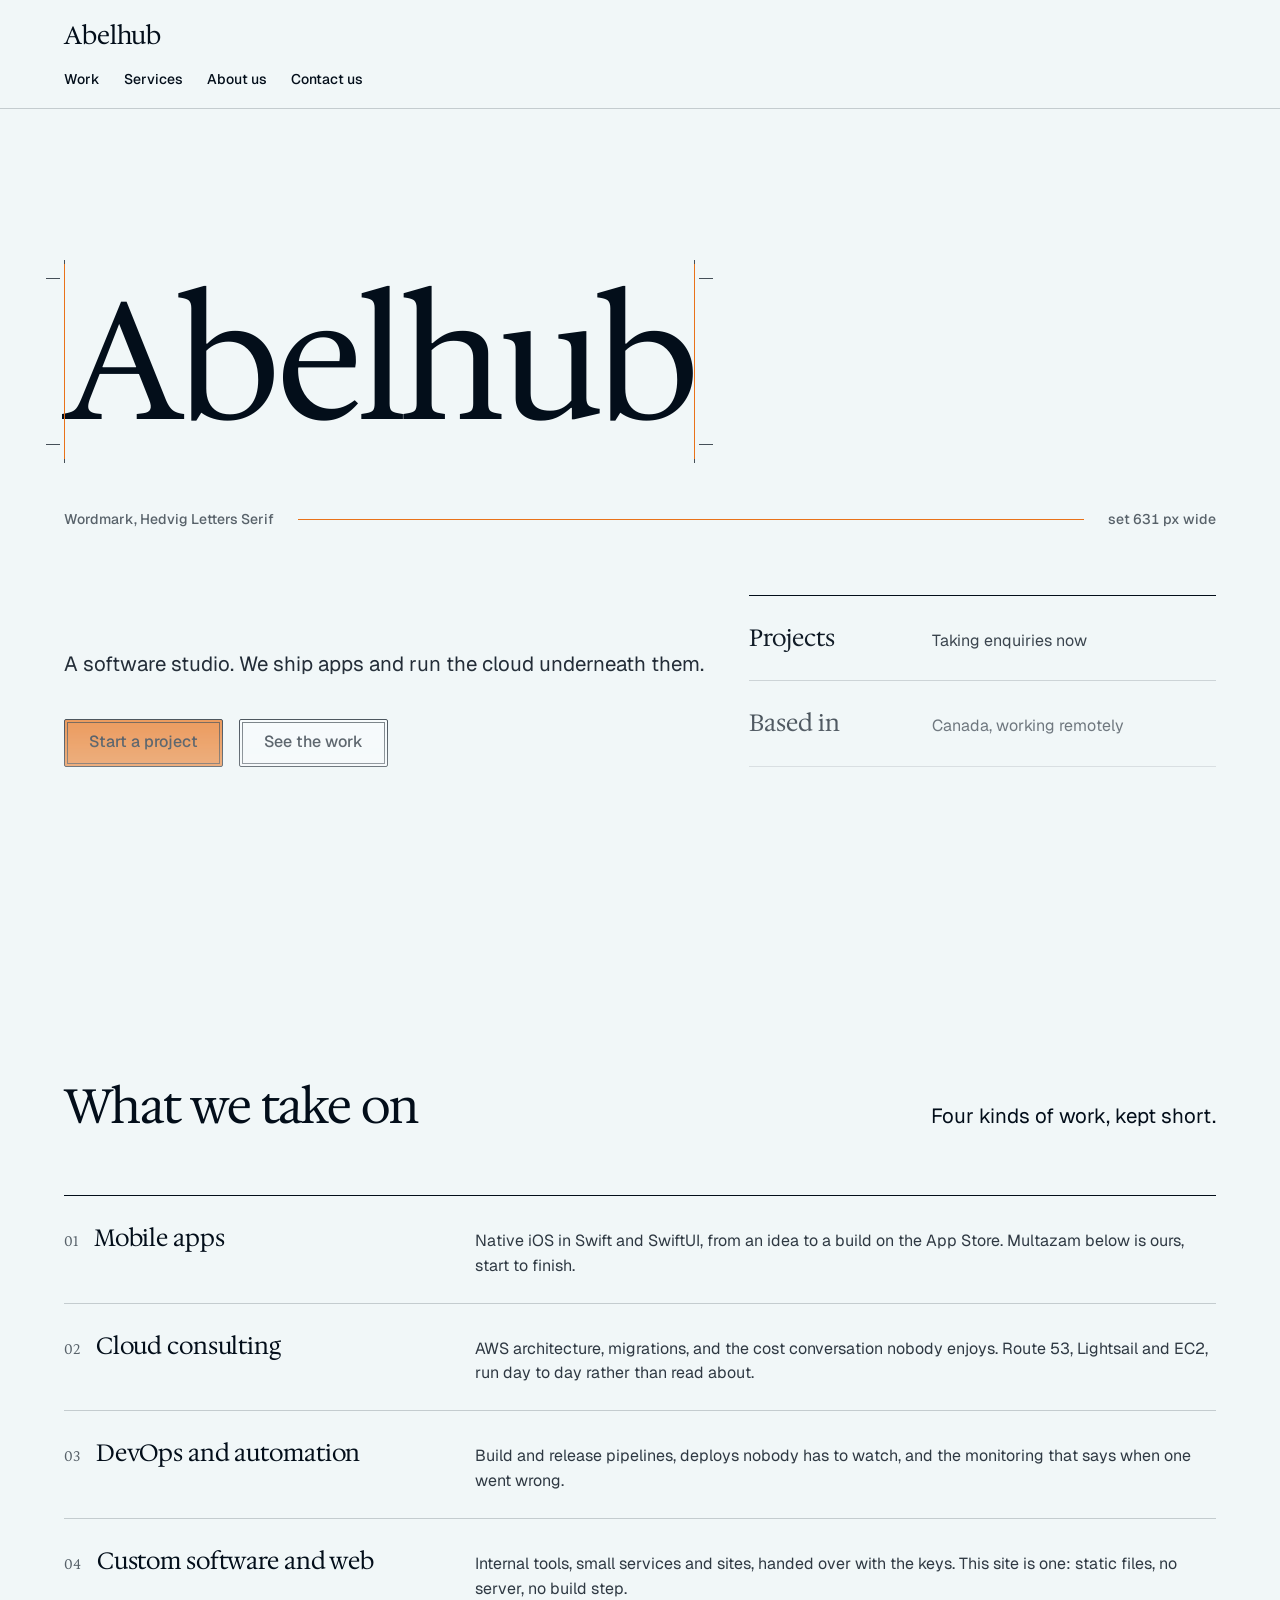
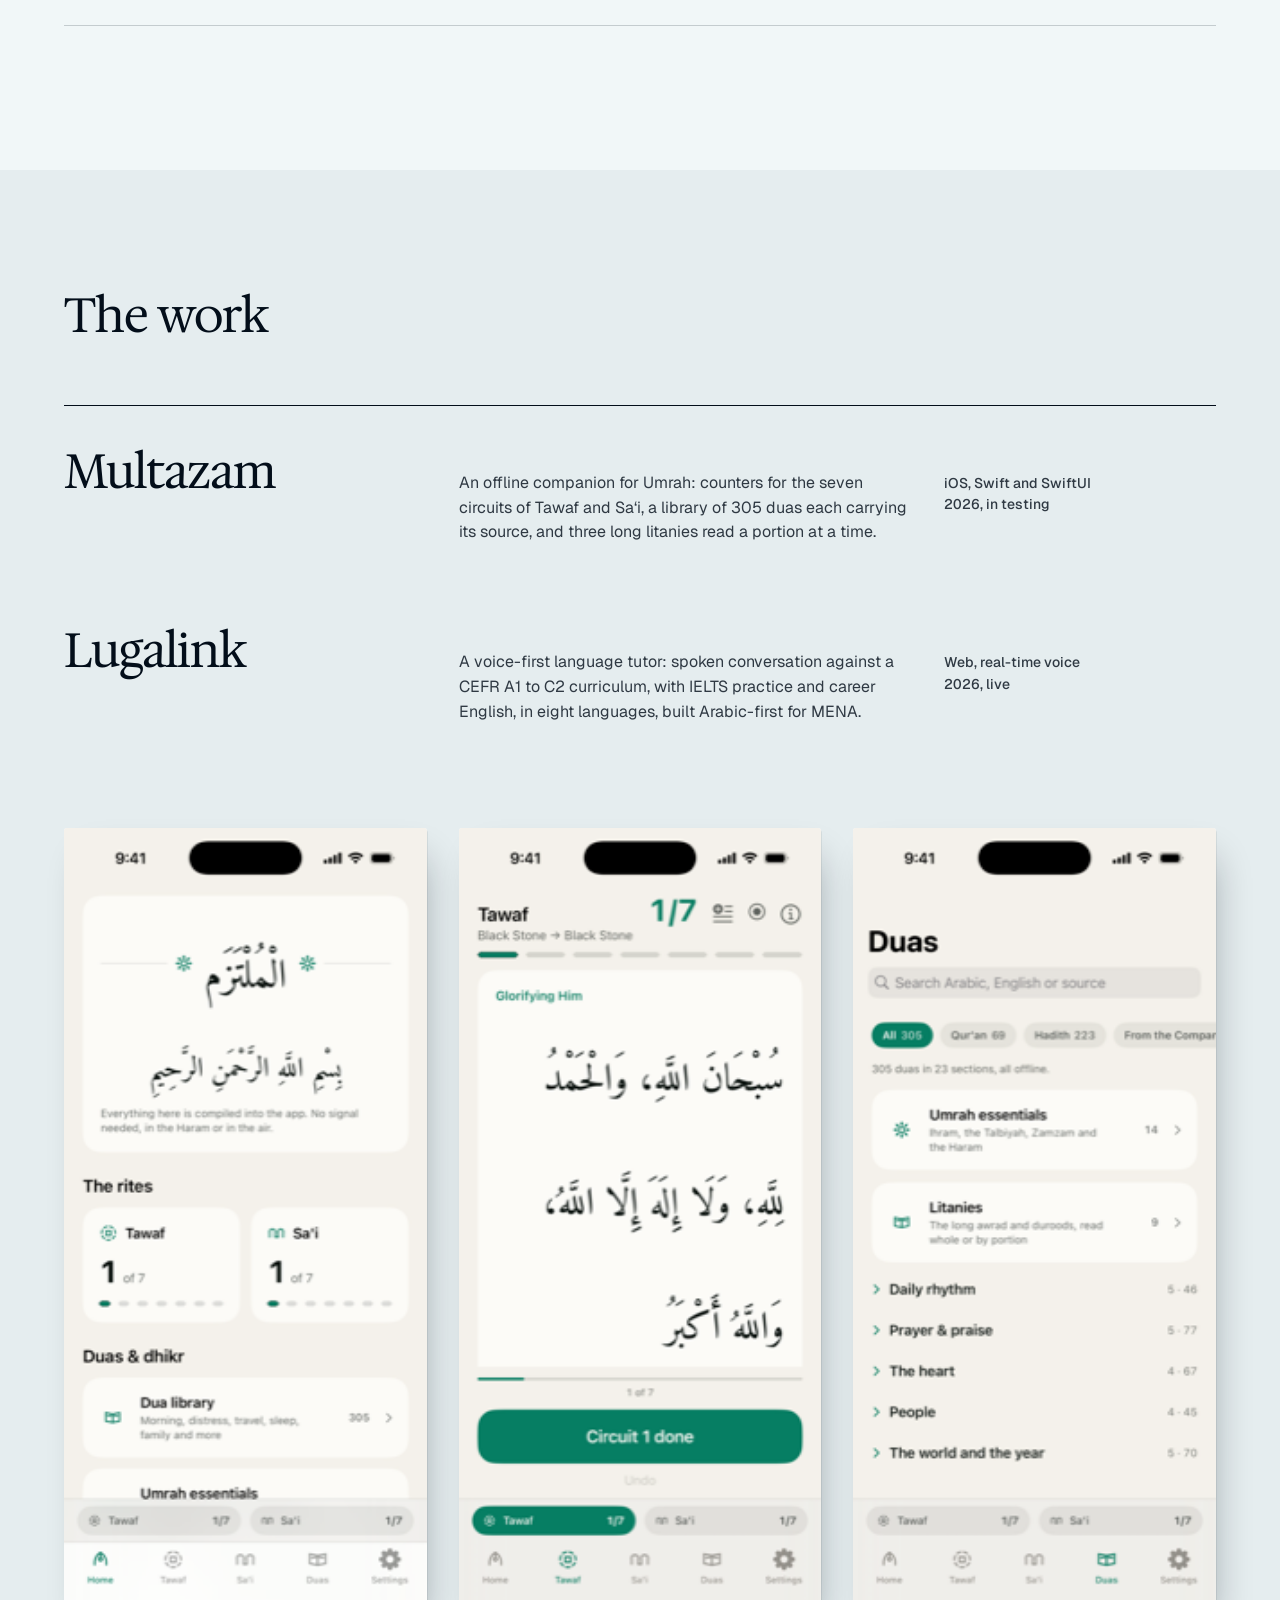
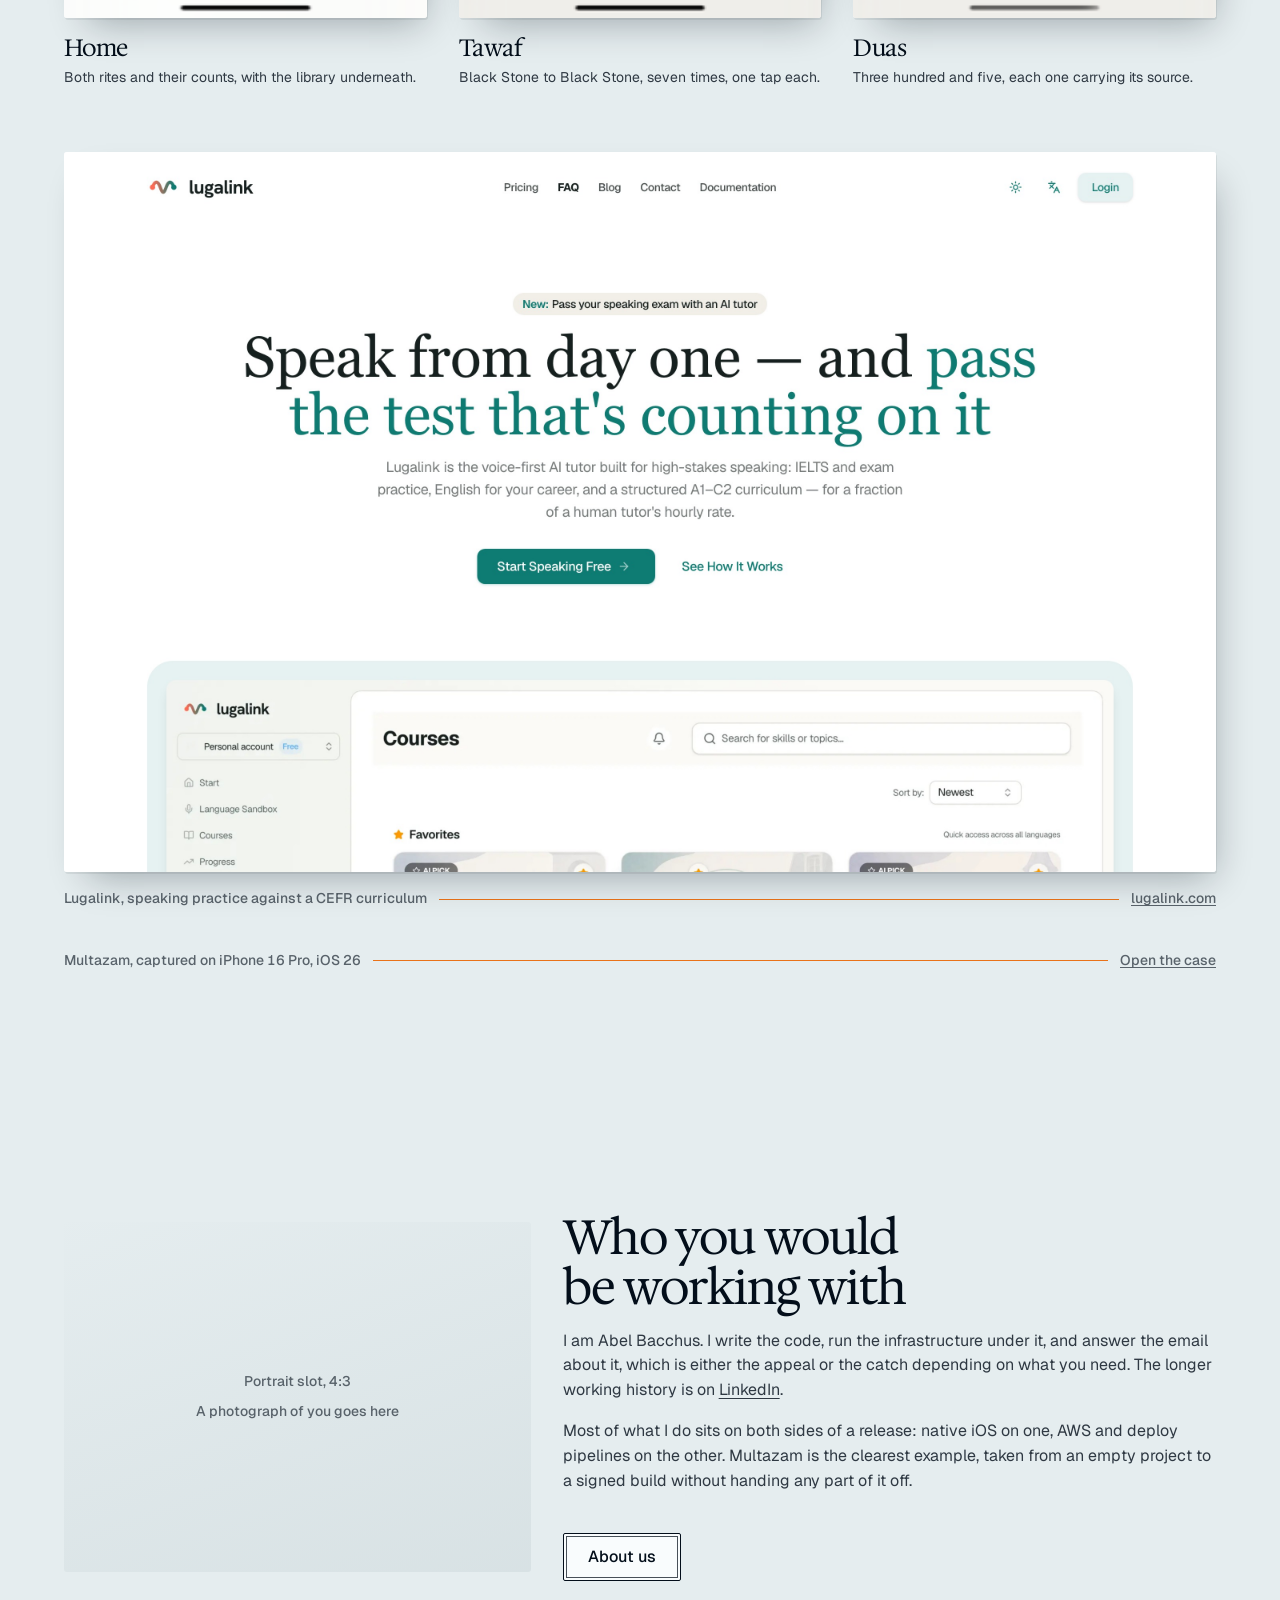
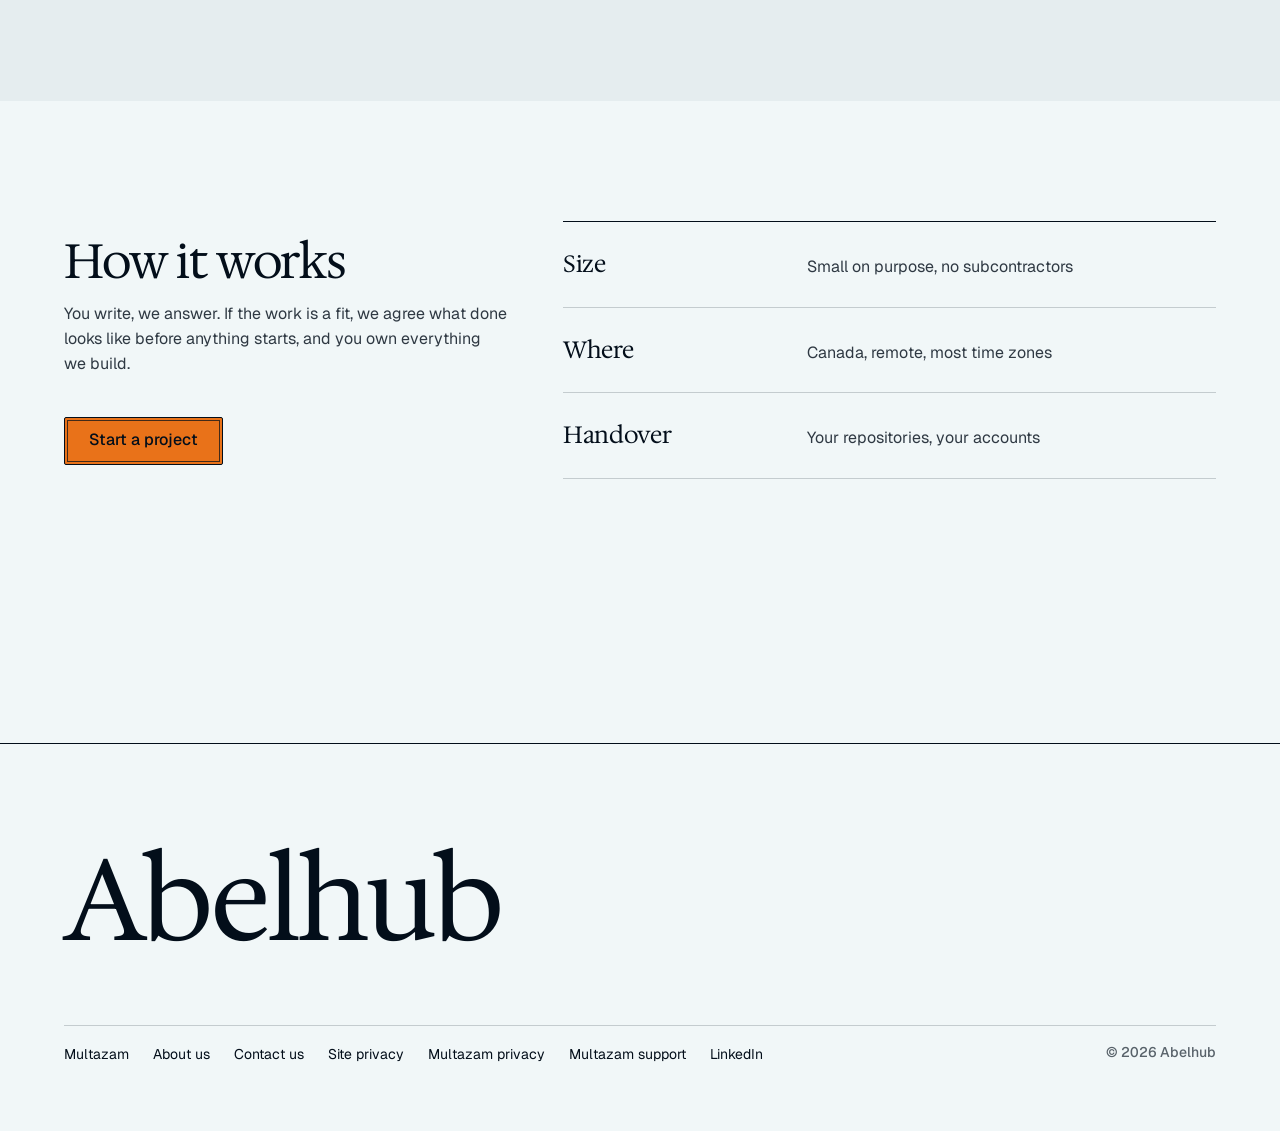
<file: index.html>
<!doctype html>
<html lang="en">
<head>
<meta charset="utf-8">
<meta name="viewport" content="width=device-width, initial-scale=1">
<title>Abelhub, a one-person software studio</title>
<meta name="description" content="Abelhub is Abel Bacchus's studio: iOS and mobile apps, cloud consulting, DevOps automation, and custom software. Contact us about a project.">
<link rel="preconnect" href="https://fonts.googleapis.com">
<link rel="preconnect" href="https://fonts.gstatic.com" crossorigin>
<link href="https://fonts.googleapis.com/css2?family=Hedvig+Letters+Serif:opsz@12..24&family=Geist:wght@400;500&display=swap" rel="stylesheet">
<link rel="stylesheet" href="./site.css">
</head>
<body>

<header class="nav nav--mast proof">
  <div class="container">
    <a class="wordmark" href="./">Abelhub</a>
    <nav aria-label="Primary">
      <ul class="nav-links">
        <li><a href="#work">Work</a></li>
        <li><a href="#services">Services</a></li>
        <li><a href="./about.html">About us</a></li>
        <li><a href="./contact.html">Contact us</a></li>
      </ul>
    </nav>
  </div>
</header>

<main>
  <section class="poster proof proof--fade">
    <div class="container">
      <div class="construct crop crop--wide">
        <span class="edge edge--l" aria-hidden="true"></span>
        <span class="edge edge--r" aria-hidden="true"></span>
        <h1 class="construct-word">Abelhub</h1>
      </div>

      <p class="readout label">
        <span>Wordmark, Hedvig Letters Serif</span>
        <span class="guide" aria-hidden="true"></span>
        <span>set <span class="num" id="wm-width">to the width of its column</span></span>
      </p>

      <div class="poster-say">
        <div>
          <p class="lead">A software studio. We ship apps and run the cloud underneath them.</p>
          <div class="actions" style="margin-top: var(--space-xl);">
            <a class="btn btn--primary" href="./contact.html">Start a project</a>
            <a class="btn" href="#work">See the work</a>
          </div>
        </div>
        <dl class="set" style="border-top-color: var(--color-ink);">
          <div class="row"><dt>Projects</dt><dd>Taking enquiries now</dd></div>
          <div class="row"><dt>Based in</dt><dd>Canada, working remotely</dd></div>
        </dl>
      </div>
    </div>
  </section>

  <section class="section section--l" id="services">
    <div class="container">
      <div class="head head--split">
        <h2>What we take on</h2>
        <p class="lead">Four kinds of work, kept short.</p>
      </div>
      <dl class="set">
        <div class="row service">
          <dt><span class="n">01</span> Mobile apps</dt>
          <dd>Native iOS in Swift and SwiftUI, from an idea to a build on the App Store. Multazam below is ours, start to finish.</dd>
        </div>
        <div class="row service">
          <dt><span class="n">02</span> Cloud consulting</dt>
          <dd>AWS architecture, migrations, and the cost conversation nobody enjoys. Route 53, Lightsail and EC2, run day to day rather than read about.</dd>
        </div>
        <div class="row service">
          <dt><span class="n">03</span> DevOps and automation</dt>
          <dd>Build and release pipelines, deploys nobody has to watch, and the monitoring that says when one went wrong.</dd>
        </div>
        <div class="row service">
          <dt><span class="n">04</span> Custom software and web</dt>
          <dd>Internal tools, small services and sites, handed over with the keys. This site is one: static files, no server, no build step.</dd>
        </div>
      </dl>
    </div>
  </section>

  <section class="section band" id="work">
    <div class="container">
      <div class="head">
        <h2>The work</h2>
      </div>
      <div class="set">
        <article class="index-row">
          <h3>Multazam</h3>
          <p>An offline companion for Umrah: counters for the seven circuits of Tawaf and Sa‘i, a library of 305 duas each carrying its source, and three long litanies read a portion at a time.</p>
          <p class="label">iOS, Swift and SwiftUI<br>2026, in testing</p>
        </article>
        <article class="index-row">
          <h3>Lugalink</h3>
          <p>A voice-first language tutor: spoken conversation against a CEFR A1 to C2 curriculum, with IELTS practice and career English, in eight languages, built Arabic-first for MENA.</p>
          <p class="label">Web, real-time voice<br>2026, live</p>
        </article>
      </div>

      <div class="screens" style="margin-top: var(--space-2xl);">
        <article class="screen">
          <figure><div class="shot crop crop--wide"><img src="./assets/multazam-home.png" srcset="./assets/multazam-home-440.png 440w, ./assets/multazam-home-880.png 880w, ./assets/multazam-home.png 1206w" sizes="(max-width: 60rem) 340px, (max-width: 90rem) 30vw, 432px" alt="The Multazam home screen: the name in Arabic, the Bismillah, and cards counting Tawaf and Sa‘i." width="1206" height="2622" loading="lazy"></div></figure>
          <figcaption><h3>Home</h3><p>Both rites and their counts, with the library underneath.</p></figcaption>
        </article>
        <article class="screen">
          <figure><div class="shot crop crop--wide"><img src="./assets/multazam-tawaf.png" srcset="./assets/multazam-tawaf-440.png 440w, ./assets/multazam-tawaf-880.png 880w, ./assets/multazam-tawaf.png 1206w" sizes="(max-width: 60rem) 340px, (max-width: 90rem) 30vw, 432px" alt="The Tawaf screen, showing circuit 1 of 7, an Arabic dhikr, and a button marking the circuit done." width="1206" height="2622" loading="lazy"></div></figure>
          <figcaption><h3>Tawaf</h3><p>Black Stone to Black Stone, seven times, one tap each.</p></figcaption>
        </article>
        <article class="screen">
          <figure><div class="shot crop crop--wide"><img src="./assets/multazam-duas.png" srcset="./assets/multazam-duas-440.png 440w, ./assets/multazam-duas-880.png 880w, ./assets/multazam-duas.png 1206w" sizes="(max-width: 60rem) 340px, (max-width: 90rem) 30vw, 432px" alt="The dua library in Multazam, listing categories of supplications." width="1206" height="2622" loading="lazy"></div></figure>
          <figcaption><h3>Duas</h3><p>Three hundred and five, each one carrying its source.</p></figcaption>
        </article>
      </div>


      <figure style="margin: var(--space-2xl) 0 0;">
        <div class="shot crop crop--wide"><img src="./assets/lugalink-home.jpg" alt="The Lugalink home page: a voice-first AI language tutor, with the course list below the headline." width="2880" height="1800" loading="lazy"></div>
        <figcaption class="label rule-read" style="margin-top: var(--space-md);">
          <span>Lugalink, speaking practice against a CEFR curriculum</span><span class="guide" aria-hidden="true"></span><a href="https://lugalink.com">lugalink.com</a>
        </figcaption>
      </figure>

      <p class="label rule-read" style="margin-top: var(--space-xl);">
        <span>Multazam, captured on iPhone 16 Pro, iOS 26</span><span class="guide" aria-hidden="true"></span><a href="./apps/multazam.html">Open the case</a>
      </p>
    </div>
  </section>


  <section class="section band" id="about">
    <div class="container">
      <div class="split">
        <div class="slot crop" data-slot="portrait" data-alt="Abel Bacchus">
          <span class="label">Portrait slot, 4:3</span>
          <span class="label">A photograph of you goes here</span>
        </div>
        <div>
          <h2>Who you would be working with</h2>
          <p class="measure" style="margin-top: var(--space-md);">I am Abel Bacchus. I write the code, run the infrastructure under it, and answer the email about it, which is either the appeal or the catch depending on what you need. The longer working history is on <a href="https://www.linkedin.com/in/abel-bacchus">LinkedIn</a>.</p>
          <p class="measure" style="margin-top: var(--space-md);">Most of what I do sits on both sides of a release: native iOS on one, AWS and deploy pipelines on the other. Multazam is the clearest example, taken from an empty project to a signed build without handing any part of it off.</p>
          <div class="actions" style="margin-top: var(--space-xl);">
            <a class="btn" href="./about.html">About us</a>
          </div>
        </div>
      </div>
    </div>
  </section>
  <section class="section">
    <div class="container">
      <div class="split">
        <div>
          <h2>How it works</h2>
          <p class="measure" style="margin-top: var(--space-md);">You write, we answer. If the work is a fit, we agree what done looks like before anything starts, and you own everything we build.</p>
          <div class="actions" style="margin-top: var(--space-xl);">
            <a class="btn btn--primary" href="./contact.html">Start a project</a>
          </div>
        </div>
        <dl class="set" style="border-top-color: var(--color-ink);">
          <div class="row"><dt>Size</dt><dd>Small on purpose, no subcontractors</dd></div>
          <div class="row"><dt>Where</dt><dd>Canada, remote, most time zones</dd></div>
          <div class="row"><dt>Handover</dt><dd>Your repositories, your accounts</dd></div>
        </dl>
      </div>
    </div>
  </section>
</main>

<footer class="footer footer--mast proof">
  <div class="container">
    <p class="sign">Abelhub</p>
    <div class="footer-foot">
      <ul class="footer-links">
        <li><a href="./apps/multazam.html">Multazam</a></li>
        <li><a href="./about.html">About us</a></li>
        <li><a href="./contact.html">Contact us</a></li>
        <li><a href="./legal/privacy.html">Site privacy</a></li>
        <li><a href="./legal/multazam-privacy.html">Multazam privacy</a></li>
        <li><a href="./legal/multazam-support.html">Multazam support</a></li>
        <li><a href="https://www.linkedin.com/in/abel-bacchus">LinkedIn</a></li>
      </ul>
      <p class="label">© 2026 Abelhub</p>
    </div>
  </div>
</footer>

<script>window.hallmarkSlots = (m) => { for (const [k, v] of Object.entries(m)) { const s = document.querySelector(`[data-slot="${k}"]`); if (!s) continue; const im = new Image(); im.src = typeof v === 'string' ? v : v.src; im.alt = (typeof v === 'object' && v.alt) || s.dataset.alt || ''; s.querySelectorAll(':scope > img').forEach((o) => o.remove()); s.prepend(im); } };
document.querySelectorAll('[data-slot] img').forEach((i) => { if (i.complete && !i.naturalWidth) i.remove(); else i.addEventListener('error', () => i.remove(), { once: true }); });</script>

<script>
(() => {
  const el = document.getElementById('wm-width');
  const word = document.querySelector('.construct-word');
  if (!el || !word) return;
  const show = () => { el.textContent = Math.round(word.getBoundingClientRect().width) + ' px wide'; };
  show();
  addEventListener('resize', show, { passive: true });
})();
</script>
</body>
</html>
</file>
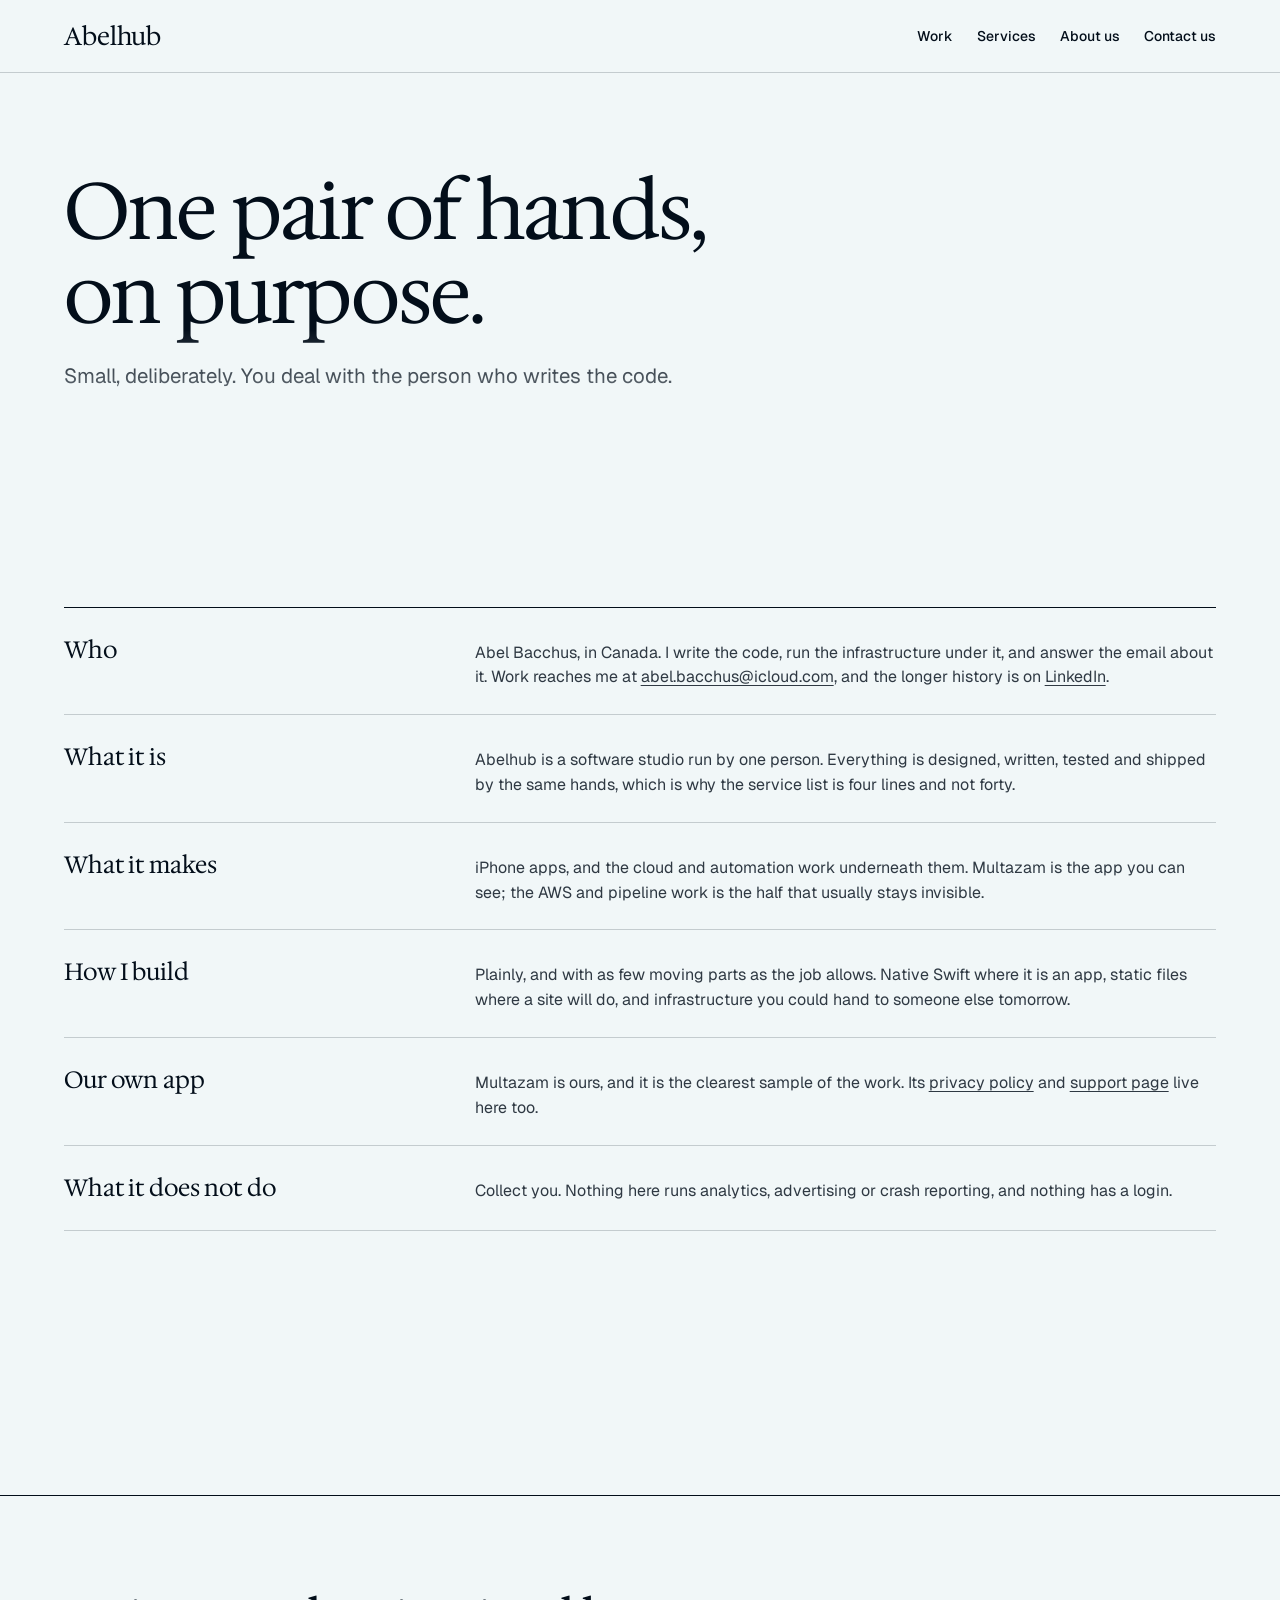
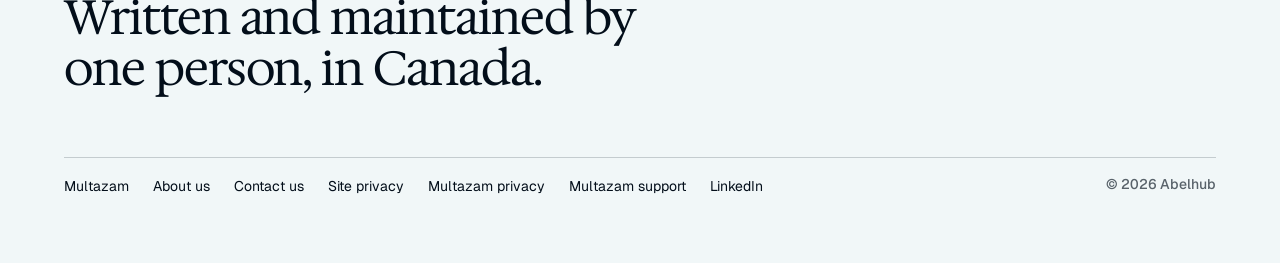
<file: about.html>
<!doctype html>
<html lang="en">
<head>
<meta charset="utf-8">
<meta name="viewport" content="width=device-width, initial-scale=1">
<title>About Abelhub</title>
<meta name="description" content="Abelhub is the studio name Abel Bacchus publishes iOS apps under.">
<link rel="preconnect" href="https://fonts.googleapis.com">
<link rel="preconnect" href="https://fonts.gstatic.com" crossorigin>
<link href="https://fonts.googleapis.com/css2?family=Hedvig+Letters+Serif:opsz@12..24&family=Geist:wght@400;500&display=swap" rel="stylesheet">
<link rel="stylesheet" href="./site.css">
</head>
<body>

<header class="nav proof">
  <div class="container">
    <a class="wordmark" href="./">Abelhub</a>
    <nav aria-label="Primary">
      <ul class="nav-links">
        <li><a href="./index.html#work">Work</a></li>
        <li><a href="./index.html#services">Services</a></li>
        <li><a href="./about.html" aria-current="page">About us</a></li>
        <li><a href="./contact.html">Contact us</a></li>
      </ul>
    </nav>
  </div>
</header>

<main>
  <section class="hero proof proof--fade">
    <div class="container">
      <h1>One pair of hands, on purpose.</h1>
      <p class="lead" style="margin-top: var(--space-lg);">Small, deliberately. You deal with the person who writes the code.</p>
      
    </div>
  </section>

  <section class="section">
    <div class="container">
      <dl class="set">
        <div class="row">
          <dt>Who</dt>
          <dd>Abel Bacchus, in Canada. I write the code, run the infrastructure under it, and answer the email about it. Work reaches me at <a href="mailto:abel.bacchus@icloud.com">abel.bacchus@icloud.com</a>, and the longer history is on <a href="https://www.linkedin.com/in/abel-bacchus">LinkedIn</a>.</dd>
        </div>
        <div class="row">
          <dt>What it is</dt>
          <dd>Abelhub is a software studio run by one person. Everything is designed, written, tested and shipped by the same hands, which is why the service list is four lines and not forty.</dd>
        </div>
        <div class="row">
          <dt>What it makes</dt>
          <dd>iPhone apps, and the cloud and automation work underneath them. Multazam is the app you can see; the AWS and pipeline work is the half that usually stays invisible.</dd>
        </div>
        <div class="row">
          <dt>How I build</dt>
          <dd>Plainly, and with as few moving parts as the job allows. Native Swift where it is an app, static files where a site will do, and infrastructure you could hand to someone else tomorrow.</dd>
        </div>
        <div class="row">
          <dt>Our own app</dt>
          <dd>Multazam is ours, and it is the clearest sample of the work. Its <a href="{up}legal/multazam-privacy.html">privacy policy</a> and <a href="{up}legal/multazam-support.html">support page</a> live here too.</dd>
        </div>
        <div class="row">
          <dt>What it does not do</dt>
          <dd>Collect you. Nothing here runs analytics, advertising or crash reporting, and nothing has a login.</dd>
        </div>
      </dl>
    </div>
  </section>

</main>

<footer class="footer proof">
  <div class="container">
    <p class="sign">Written and maintained by one person, in Canada.</p>
    <div class="footer-foot">
      <ul class="footer-links">
        <li><a href="./apps/multazam.html">Multazam</a></li>
        <li><a href="./about.html">About us</a></li>
        <li><a href="./contact.html">Contact us</a></li>
        <li><a href="./legal/privacy.html">Site privacy</a></li>
        <li><a href="./legal/multazam-privacy.html">Multazam privacy</a></li>
        <li><a href="./legal/multazam-support.html">Multazam support</a></li>
        <li><a href="https://www.linkedin.com/in/abel-bacchus">LinkedIn</a></li>
      </ul>
      <p class="label">© 2026 Abelhub</p>
    </div>
  </div>
</footer>
</body>
</html>
</file>
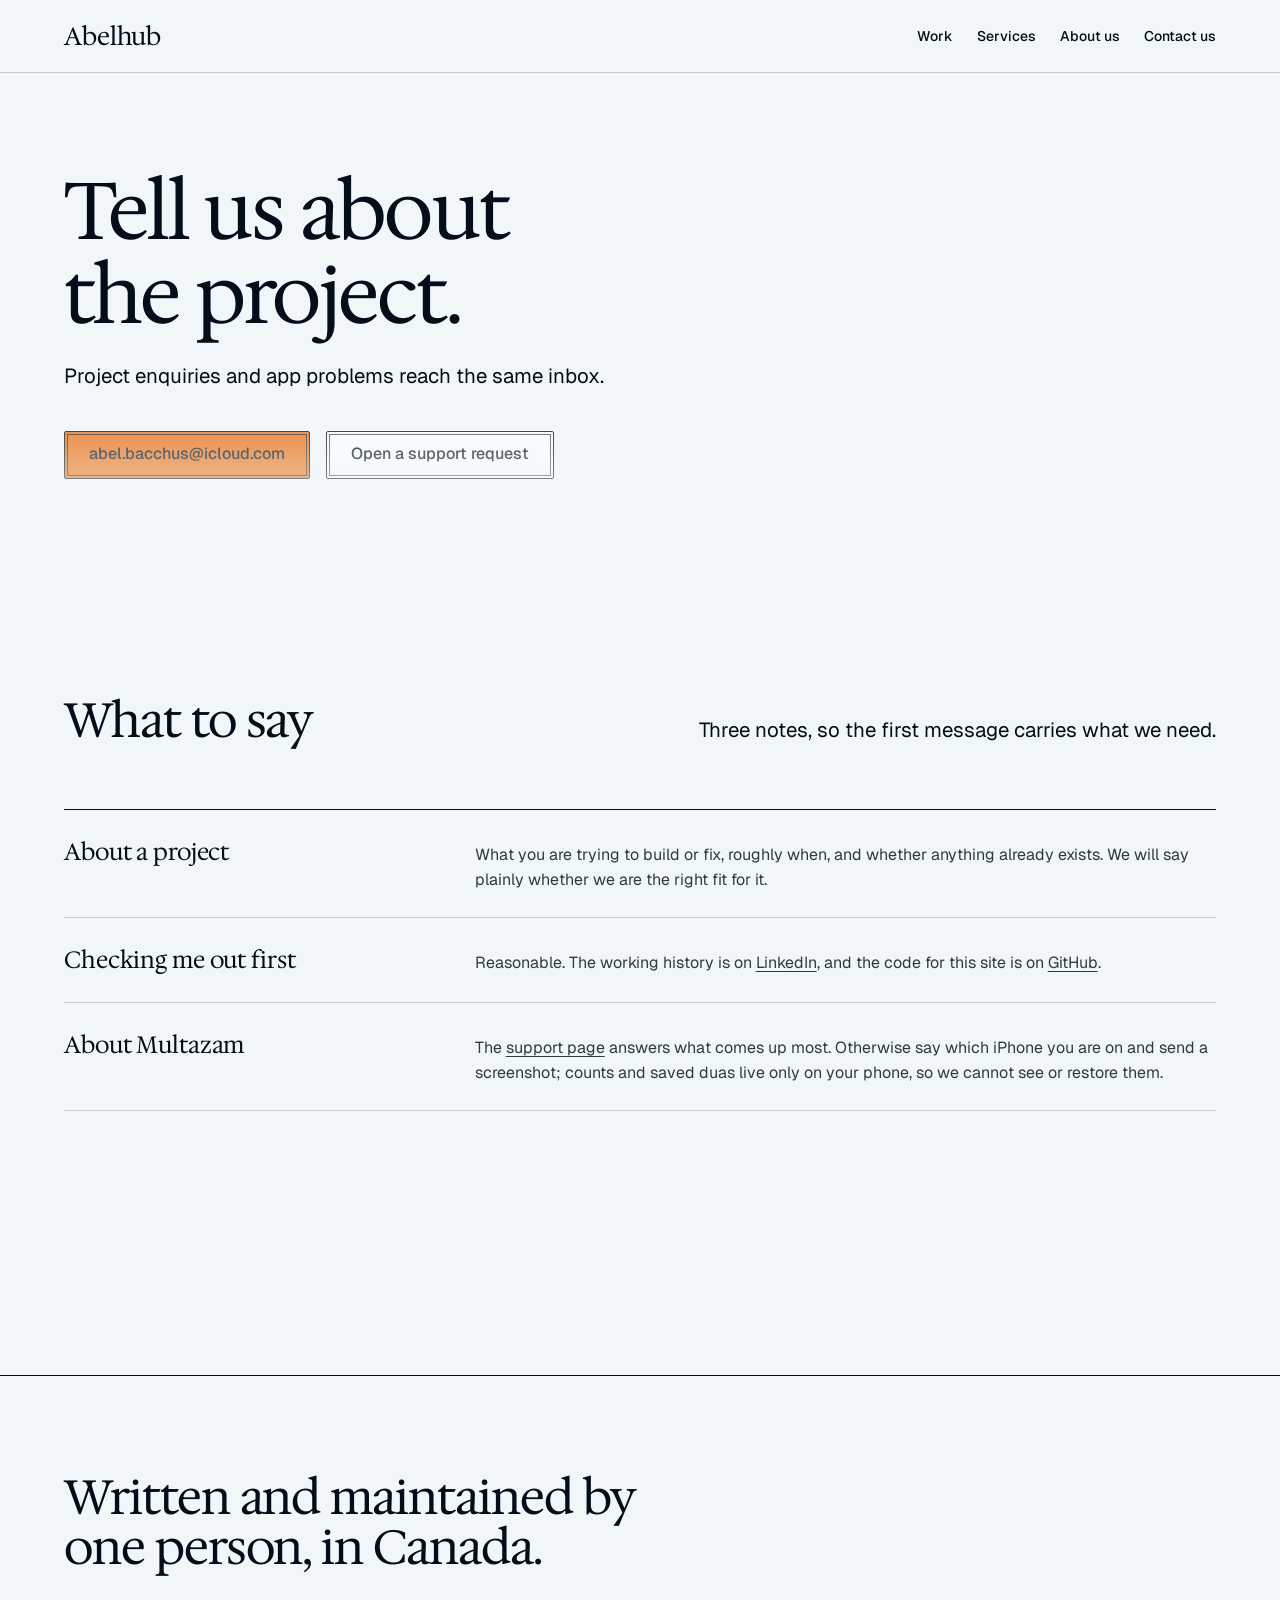
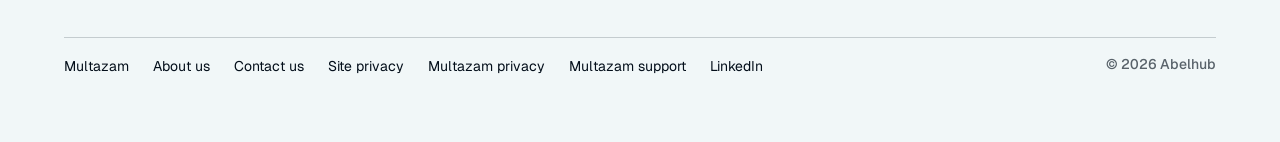
<file: contact.html>
<!doctype html>
<html lang="en">
<head>
<meta charset="utf-8">
<meta name="viewport" content="width=device-width, initial-scale=1">
<title>Contact Abelhub</title>
<meta name="description" content="Start a conversation about work, or get help with an app. Both reach the same person.">
<link rel="preconnect" href="https://fonts.googleapis.com">
<link rel="preconnect" href="https://fonts.gstatic.com" crossorigin>
<link href="https://fonts.googleapis.com/css2?family=Hedvig+Letters+Serif:opsz@12..24&family=Geist:wght@400;500&display=swap" rel="stylesheet">
<link rel="stylesheet" href="./site.css">
</head>
<body>

<header class="nav proof">
  <div class="container">
    <a class="wordmark" href="./">Abelhub</a>
    <nav aria-label="Primary">
      <ul class="nav-links">
        <li><a href="./index.html#work">Work</a></li>
        <li><a href="./index.html#services">Services</a></li>
        <li><a href="./about.html">About us</a></li>
        <li><a href="./contact.html" aria-current="page">Contact us</a></li>
      </ul>
    </nav>
  </div>
</header>

<main>
  <section class="hero proof proof--fade">
    <div class="container">
      <h1>Tell us about the project.</h1>
      <p class="lead" style="margin-top: var(--space-lg);">Project enquiries and app problems reach the same inbox.</p>
      <div class="actions" style="margin-top: var(--space-xl);">
        <a class="btn btn--primary" href="mailto:abel.bacchus@icloud.com">abel.bacchus@icloud.com</a>
        <a class="btn" href="https://abelhub.atlassian.net/servicedesk/customer/portal/1">Open a support request</a>
      </div>
    </div>
  </section>

  <section class="section">
    <div class="container">
      <div class="head head--split">
        <h2>What to say</h2>
        <p class="lead">Three notes, so the first message carries what we need.</p>
      </div>
      <dl class="set">
        <div class="row">
          <dt>About a project</dt>
          <dd>What you are trying to build or fix, roughly when, and whether anything already exists. We will say plainly whether we are the right fit for it.</dd>
        </div>
        <div class="row">
          <dt>Checking me out first</dt>
          <dd>Reasonable. The working history is on <a href="https://www.linkedin.com/in/abel-bacchus">LinkedIn</a>, and the code for this site is on <a href="https://github.com/abelbacchus/abelhub.com">GitHub</a>.</dd>
        </div>
        <div class="row">
          <dt>About Multazam</dt>
          <dd>The <a href="{up}legal/multazam-support.html">support page</a> answers what comes up most. Otherwise say which iPhone you are on and send a screenshot; counts and saved duas live only on your phone, so we cannot see or restore them.</dd>
        </div>
      </dl>
    </div>
  </section>

</main>

<footer class="footer proof">
  <div class="container">
    <p class="sign">Written and maintained by one person, in Canada.</p>
    <div class="footer-foot">
      <ul class="footer-links">
        <li><a href="./apps/multazam.html">Multazam</a></li>
        <li><a href="./about.html">About us</a></li>
        <li><a href="./contact.html">Contact us</a></li>
        <li><a href="./legal/privacy.html">Site privacy</a></li>
        <li><a href="./legal/multazam-privacy.html">Multazam privacy</a></li>
        <li><a href="./legal/multazam-support.html">Multazam support</a></li>
        <li><a href="https://www.linkedin.com/in/abel-bacchus">LinkedIn</a></li>
      </ul>
      <p class="label">© 2026 Abelhub</p>
    </div>
  </div>
</footer>
</body>
</html>
</file>
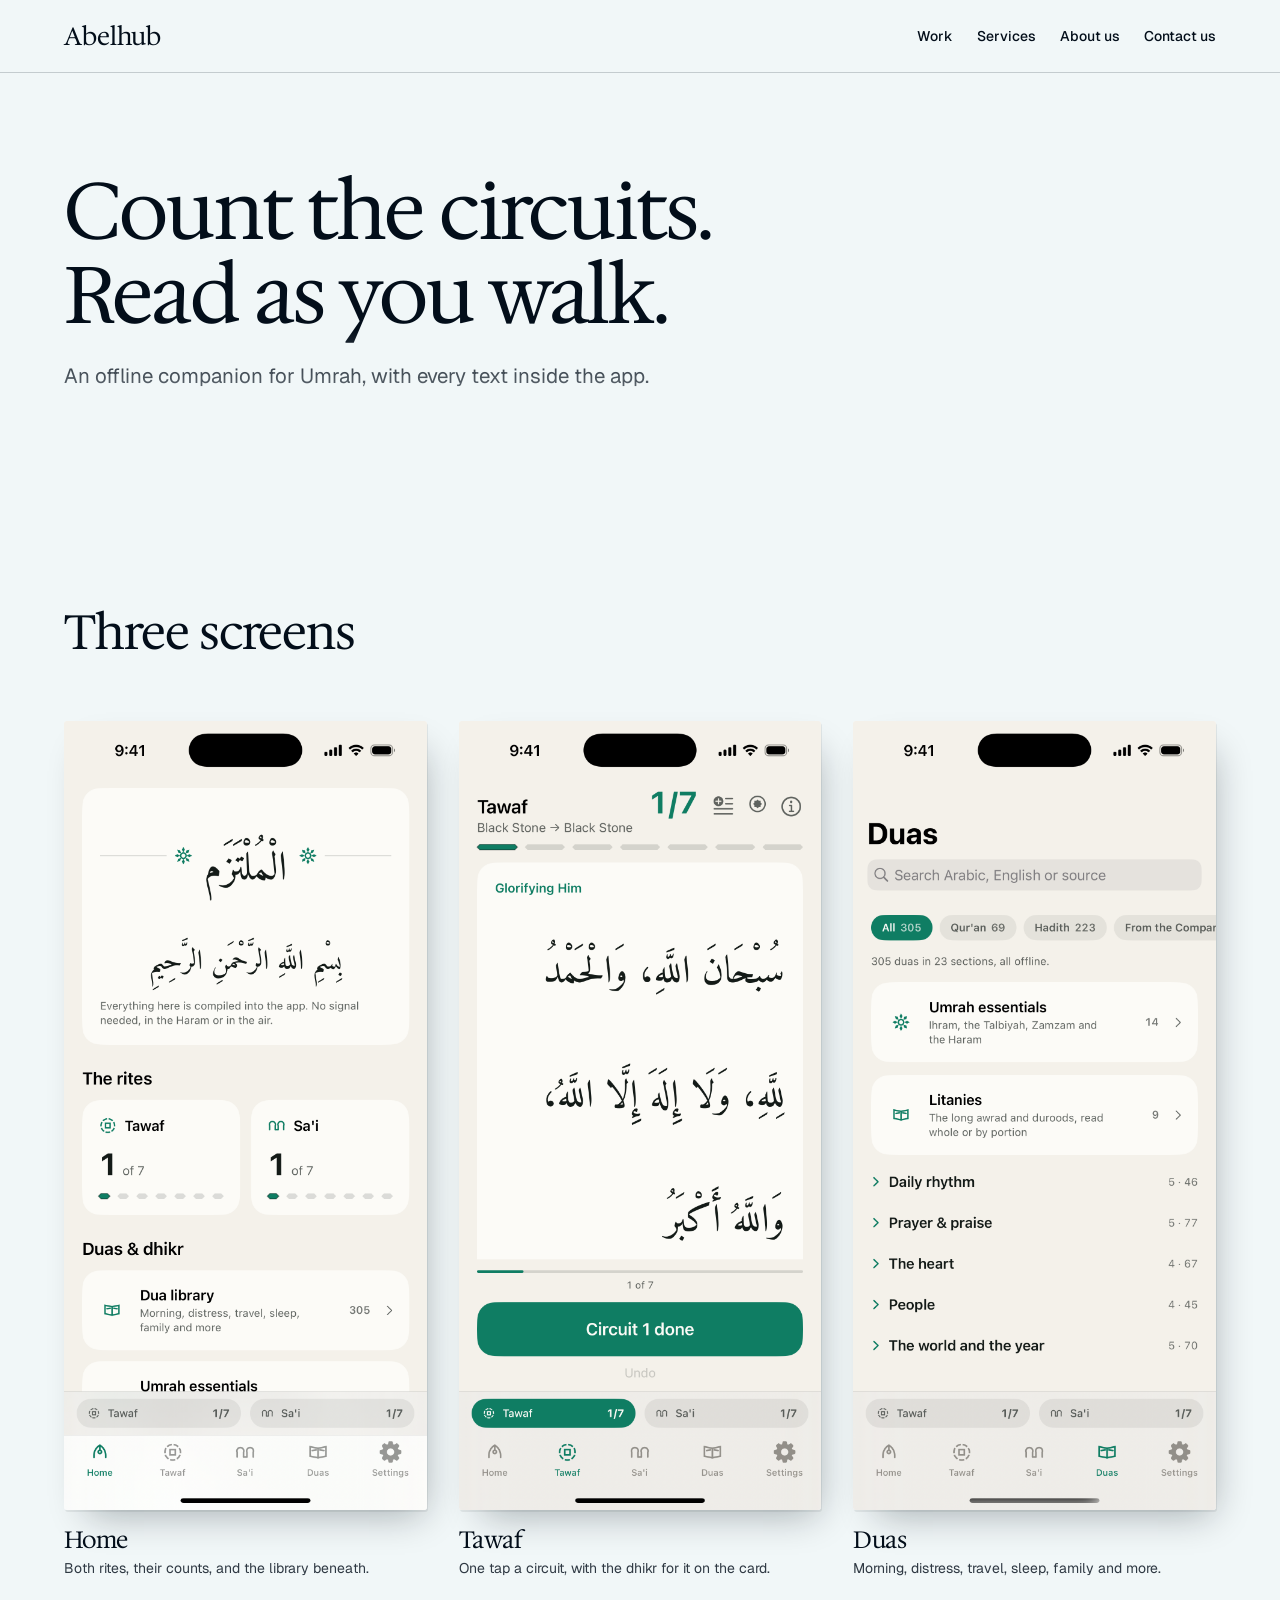
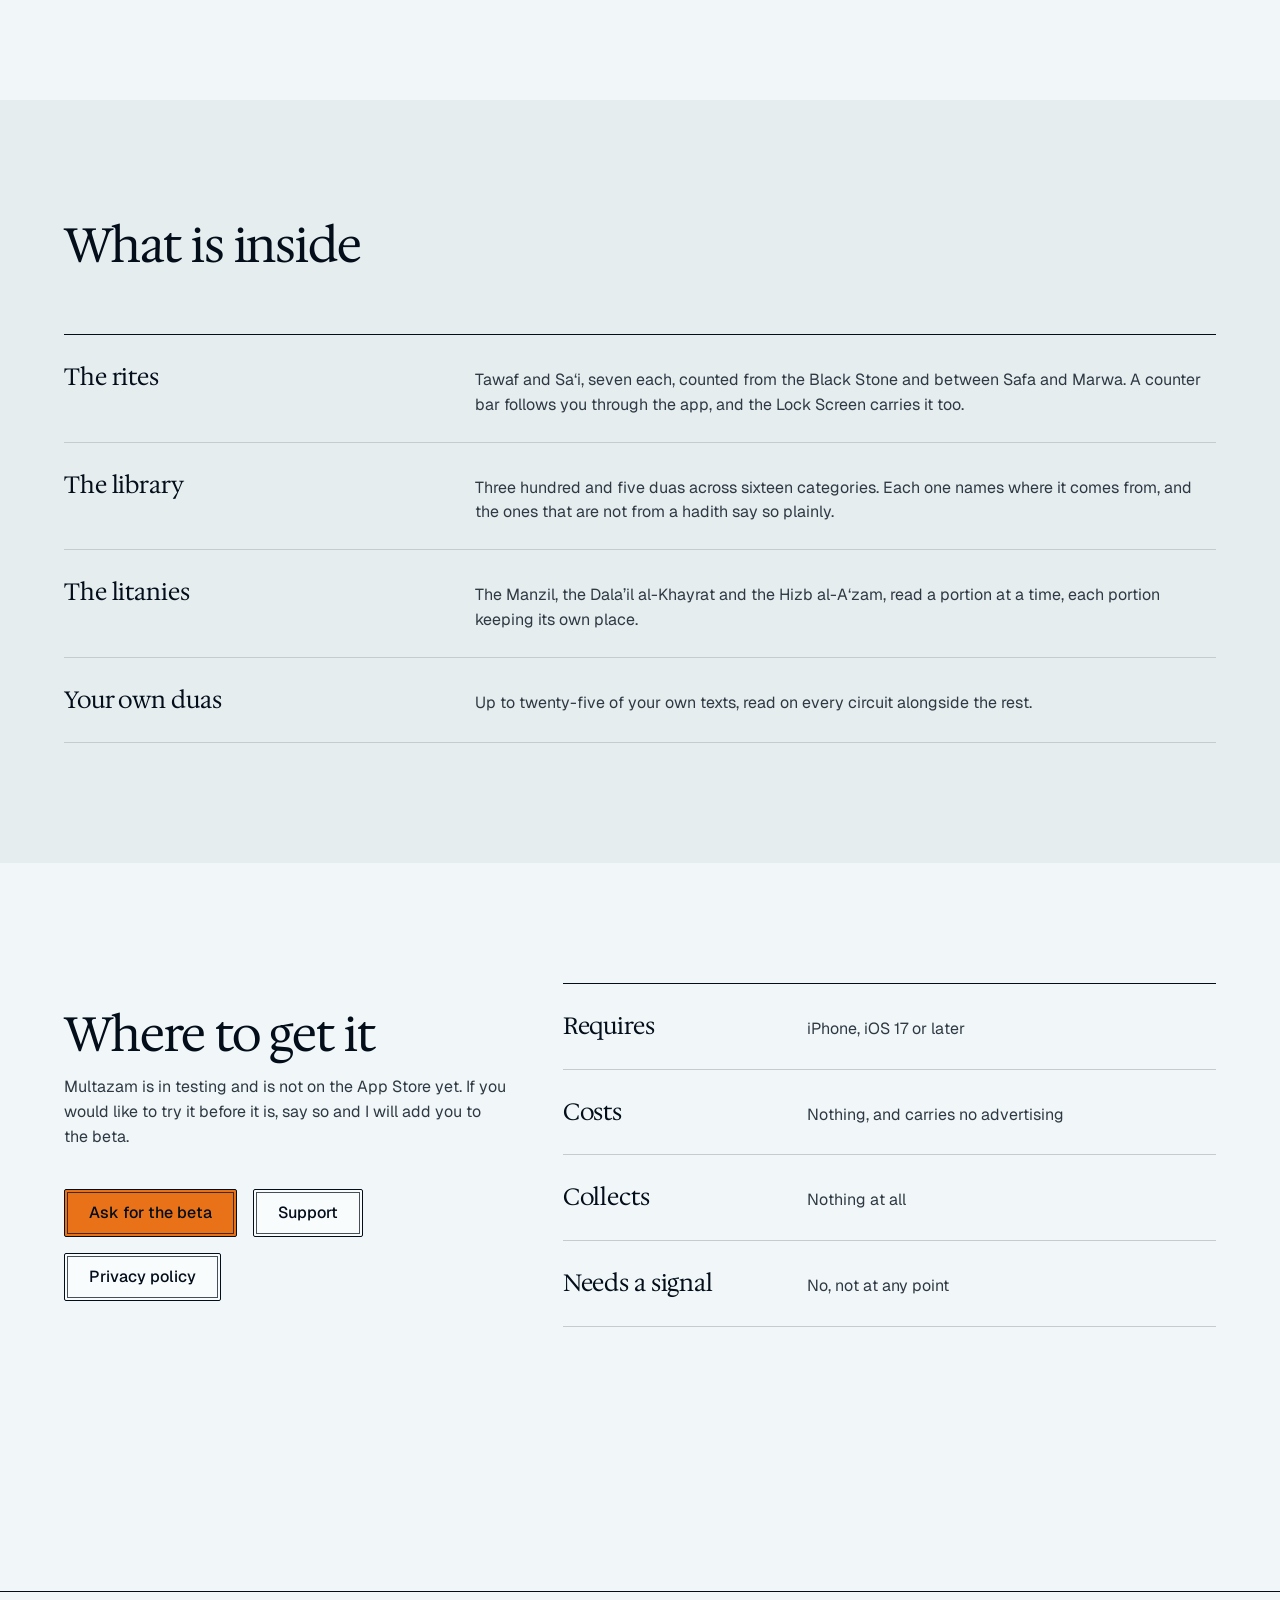
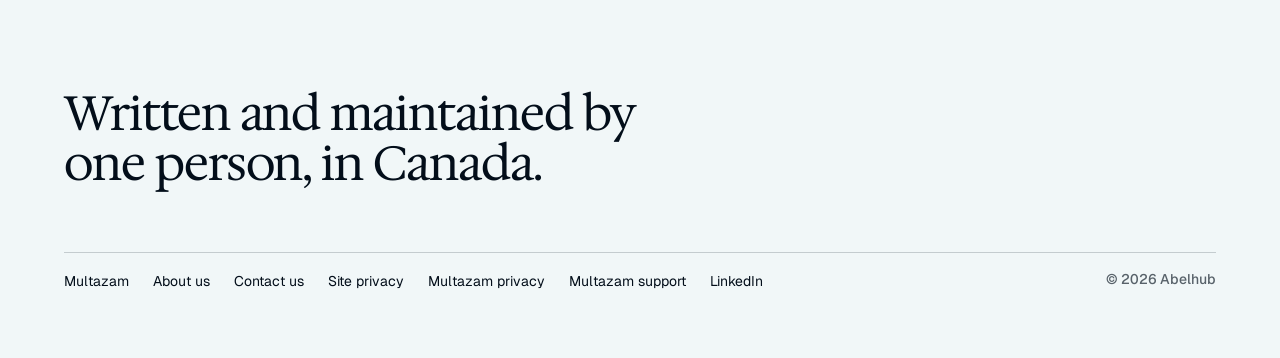
<file: apps/multazam.html>
<!doctype html>
<html lang="en">
<head>
<meta charset="utf-8">
<meta name="viewport" content="width=device-width, initial-scale=1">
<title>Multazam, by Abelhub</title>
<meta name="description" content="Multazam is an offline iPhone companion for Umrah: counters for Tawaf and Sa'i, and a library of 305 duas with their sources.">
<link rel="preconnect" href="https://fonts.googleapis.com">
<link rel="preconnect" href="https://fonts.gstatic.com" crossorigin>
<link href="https://fonts.googleapis.com/css2?family=Hedvig+Letters+Serif:opsz@12..24&family=Geist:wght@400;500&display=swap" rel="stylesheet">
<link rel="stylesheet" href="../site.css">
</head>
<body>

<header class="nav proof">
  <div class="container">
    <a class="wordmark" href="../">Abelhub</a>
    <nav aria-label="Primary">
      <ul class="nav-links">
        <li><a href="../index.html#work">Work</a></li>
        <li><a href="../index.html#services">Services</a></li>
        <li><a href="../about.html">About us</a></li>
        <li><a href="../contact.html">Contact us</a></li>
      </ul>
    </nav>
  </div>
</header>

<main>
  <section class="hero proof proof--fade">
    <div class="container">
      <h1>Count the circuits. Read as you walk.</h1>
      <p class="lead" style="margin-top: var(--space-lg);">An offline companion for Umrah, with every text inside the app.</p>
      
    </div>
  </section>

  <section class="section">
    <div class="container">
      <div class="head"><h2>Three screens</h2></div>
      <div class="screens">
        <article class="screen">
          <figure><div class="shot crop crop--wide"><img src="../assets/multazam-home.png" alt="The Multazam home screen, with Tawaf and Sa‘i counters." width="1206" height="2622" loading="lazy"></div></figure>
          <figcaption><h3>Home</h3><p>Both rites, their counts, and the library beneath.</p></figcaption>
        </article>
        <article class="screen">
          <figure><div class="shot crop crop--wide"><img src="../assets/multazam-tawaf.png" alt="The Tawaf screen, circuit 1 of 7." width="1206" height="2622" loading="lazy"></div></figure>
          <figcaption><h3>Tawaf</h3><p>One tap a circuit, with the dhikr for it on the card.</p></figcaption>
        </article>
        <article class="screen">
          <figure><div class="shot crop crop--wide"><img src="../assets/multazam-duas.png" alt="The dua library in Multazam." width="1206" height="2622" loading="lazy"></div></figure>
          <figcaption><h3>Duas</h3><p>Morning, distress, travel, sleep, family and more.</p></figcaption>
        </article>
      </div>
    </div>
  </section>

  <section class="section band">
    <div class="container">
      <div class="head"><h2>What is inside</h2></div>
      <dl class="set">
        <div class="row">
          <dt>The rites</dt>
          <dd>Tawaf and Sa‘i, seven each, counted from the Black Stone and between Safa and Marwa. A counter bar follows you through the app, and the Lock Screen carries it too.</dd>
        </div>
        <div class="row">
          <dt>The library</dt>
          <dd>Three hundred and five duas across sixteen categories. Each one names where it comes from, and the ones that are not from a hadith say so plainly.</dd>
        </div>
        <div class="row">
          <dt>The litanies</dt>
          <dd>The Manzil, the Dala’il al-Khayrat and the Hizb al-A‘zam, read a portion at a time, each portion keeping its own place.</dd>
        </div>
        <div class="row">
          <dt>Your own duas</dt>
          <dd>Up to twenty-five of your own texts, read on every circuit alongside the rest.</dd>
        </div>
      </dl>
    </div>
  </section>

  <section class="section">
    <div class="container">
      <div class="split">
        <div>
          <h2>Where to get it</h2>
          <p class="measure" style="margin-top: var(--space-md);">Multazam is in testing and is not on the App Store yet. If you would like to try it before it is, say so and I will add you to the beta.</p>
          <div class="actions" style="margin-top: var(--space-xl);">
            <a class="btn btn--primary" href="https://abelhub.atlassian.net/servicedesk/customer/portal/1">Ask for the beta</a>
            <a class="btn" href="../legal/multazam-support.html">Support</a>
            <a class="btn" href="../legal/multazam-privacy.html">Privacy policy</a>
          </div>
        </div>
        <dl class="set" style="border-top-color: var(--color-ink);">
          <div class="row"><dt>Requires</dt><dd>iPhone, iOS 17 or later</dd></div>
          <div class="row"><dt>Costs</dt><dd>Nothing, and carries no advertising</dd></div>
          <div class="row"><dt>Collects</dt><dd>Nothing at all</dd></div>
          <div class="row"><dt>Needs a signal</dt><dd>No, not at any point</dd></div>
        </dl>
      </div>
    </div>
  </section>

</main>

<footer class="footer proof">
  <div class="container">
    <p class="sign">Written and maintained by one person, in Canada.</p>
    <div class="footer-foot">
      <ul class="footer-links">
        <li><a href="../apps/multazam.html">Multazam</a></li>
        <li><a href="../about.html">About us</a></li>
        <li><a href="../contact.html">Contact us</a></li>
        <li><a href="../legal/privacy.html">Site privacy</a></li>
        <li><a href="../legal/multazam-privacy.html">Multazam privacy</a></li>
        <li><a href="../legal/multazam-support.html">Multazam support</a></li>
        <li><a href="https://www.linkedin.com/in/abel-bacchus">LinkedIn</a></li>
      </ul>
      <p class="label">© 2026 Abelhub</p>
    </div>
  </div>
</footer>
</body>
</html>
</file>
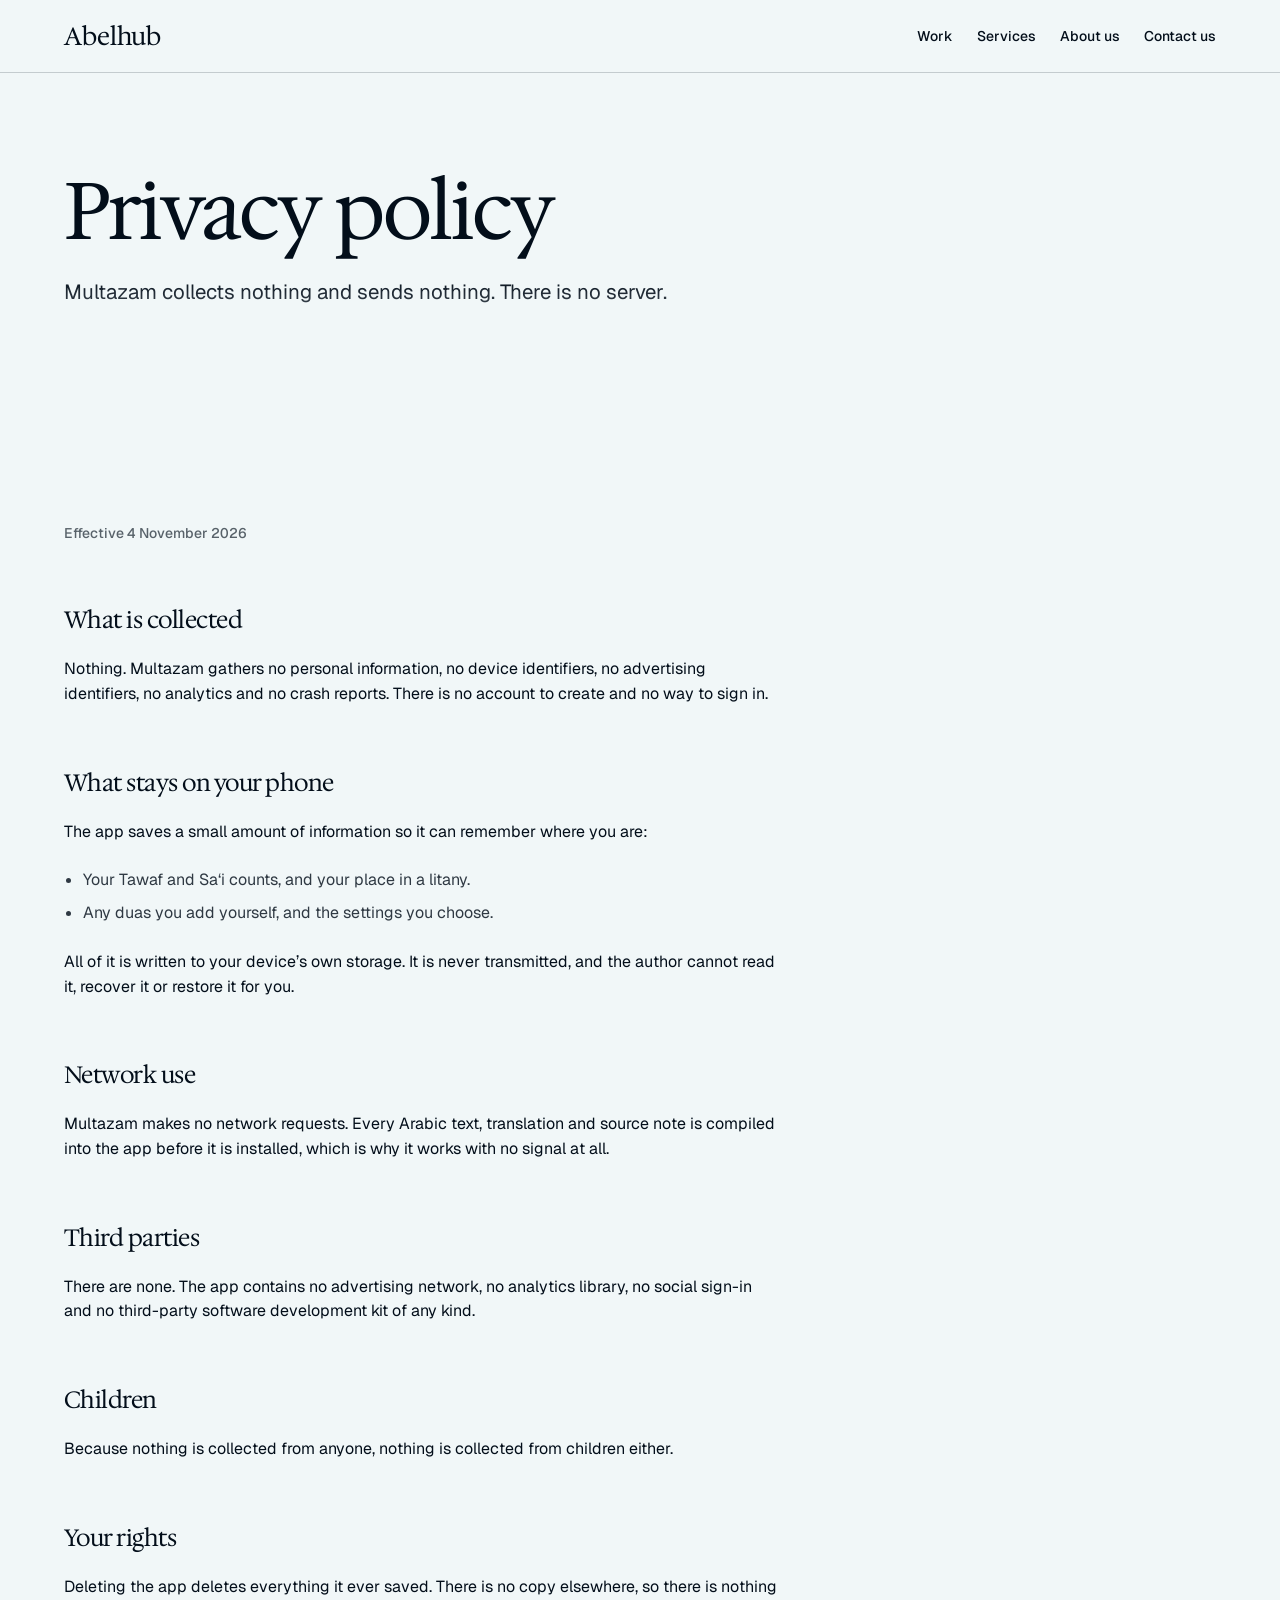
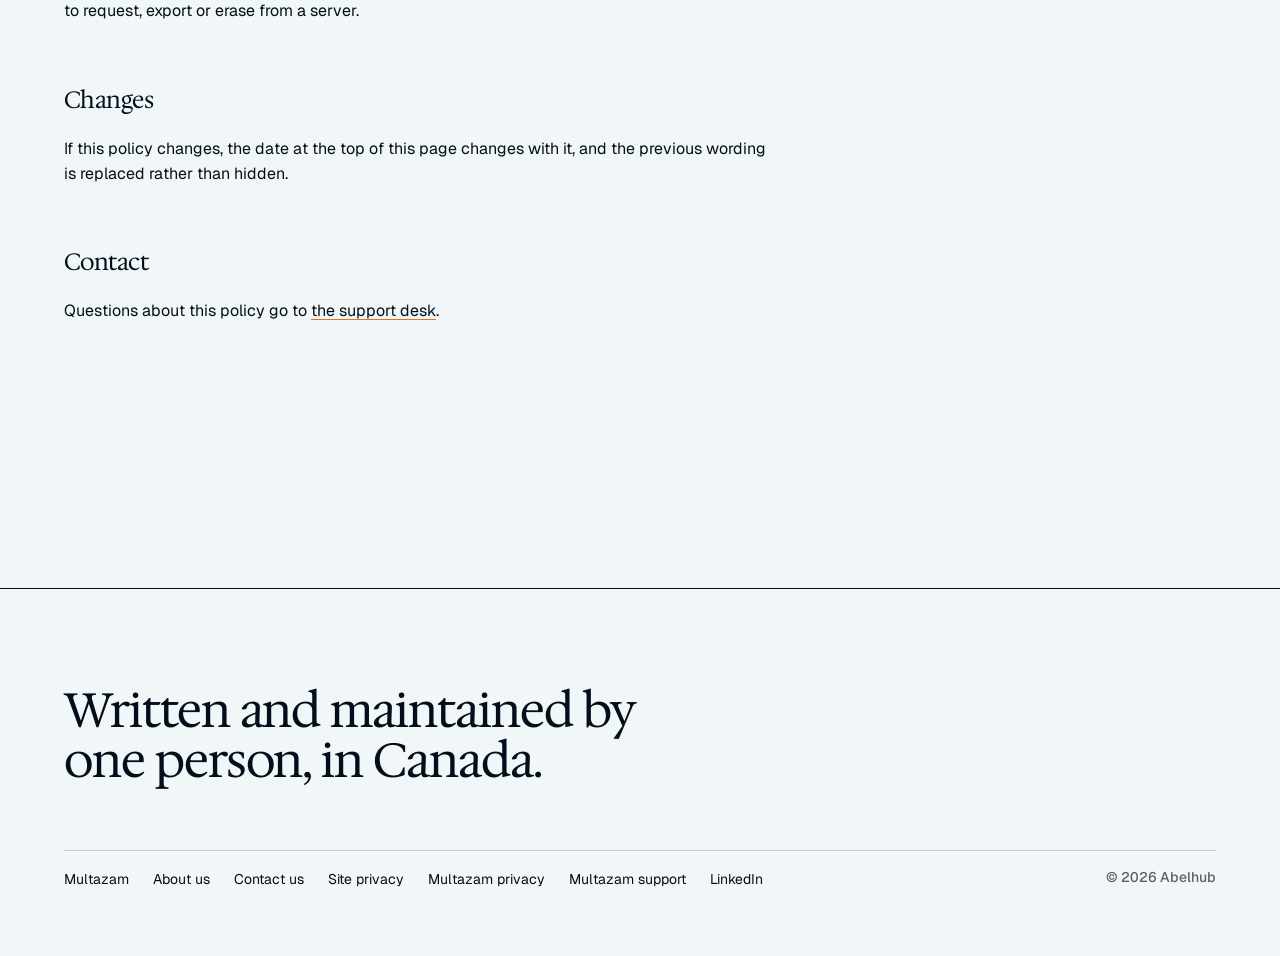
<file: legal/multazam-privacy.html>
<!doctype html>
<html lang="en">
<head>
<meta charset="utf-8">
<meta name="viewport" content="width=device-width, initial-scale=1">
<title>Multazam privacy policy</title>
<meta name="description" content="Multazam collects no data of any kind. This policy says so in full.">
<link rel="preconnect" href="https://fonts.googleapis.com">
<link rel="preconnect" href="https://fonts.gstatic.com" crossorigin>
<link href="https://fonts.googleapis.com/css2?family=Hedvig+Letters+Serif:opsz@12..24&family=Geist:wght@400;500&display=swap" rel="stylesheet">
<link rel="stylesheet" href="../site.css">
</head>
<body>

<header class="nav proof">
  <div class="container">
    <a class="wordmark" href="../">Abelhub</a>
    <nav aria-label="Primary">
      <ul class="nav-links">
        <li><a href="../index.html#work">Work</a></li>
        <li><a href="../index.html#services">Services</a></li>
        <li><a href="../about.html">About us</a></li>
        <li><a href="../contact.html">Contact us</a></li>
      </ul>
    </nav>
  </div>
</header>

<main>
  <section class="hero proof proof--fade">
    <div class="container">
      <h1>Privacy policy</h1>
      <p class="lead" style="margin-top: var(--space-lg);">Multazam collects nothing and sends nothing. There is no server.</p>
      
    </div>
  </section>

  <section class="section">
    <div class="container">
      <div class="prose">
        <p class="label">Effective 4 November 2026</p>

        <h2>What is collected</h2>
        <p>Nothing. Multazam gathers no personal information, no device identifiers, no advertising identifiers, no analytics and no crash reports. There is no account to create and no way to sign in.</p>

        <h2>What stays on your phone</h2>
        <p>The app saves a small amount of information so it can remember where you are:</p>
        <ul>
          <li>Your Tawaf and Sa‘i counts, and your place in a litany.</li>
          <li>Any duas you add yourself, and the settings you choose.</li>
        </ul>
        <p>All of it is written to your device’s own storage. It is never transmitted, and the author cannot read it, recover it or restore it for you.</p>

        <h2>Network use</h2>
        <p>Multazam makes no network requests. Every Arabic text, translation and source note is compiled into the app before it is installed, which is why it works with no signal at all.</p>

        <h2>Third parties</h2>
        <p>There are none. The app contains no advertising network, no analytics library, no social sign-in and no third-party software development kit of any kind.</p>

        <h2>Children</h2>
        <p>Because nothing is collected from anyone, nothing is collected from children either.</p>

        <h2>Your rights</h2>
        <p>Deleting the app deletes everything it ever saved. There is no copy elsewhere, so there is nothing to request, export or erase from a server.</p>

        <h2>Changes</h2>
        <p>If this policy changes, the date at the top of this page changes with it, and the previous wording is replaced rather than hidden.</p>

        <h2>Contact</h2>
        <p>Questions about this policy go to <a href="https://abelhub.atlassian.net/servicedesk/customer/portal/1">the support desk</a>.</p>
      </div>
    </div>
  </section>

</main>

<footer class="footer proof">
  <div class="container">
    <p class="sign">Written and maintained by one person, in Canada.</p>
    <div class="footer-foot">
      <ul class="footer-links">
        <li><a href="../apps/multazam.html">Multazam</a></li>
        <li><a href="../about.html">About us</a></li>
        <li><a href="../contact.html">Contact us</a></li>
        <li><a href="../legal/privacy.html">Site privacy</a></li>
        <li><a href="../legal/multazam-privacy.html">Multazam privacy</a></li>
        <li><a href="../legal/multazam-support.html">Multazam support</a></li>
        <li><a href="https://www.linkedin.com/in/abel-bacchus">LinkedIn</a></li>
      </ul>
      <p class="label">© 2026 Abelhub</p>
    </div>
  </div>
</footer>
</body>
</html>
</file>
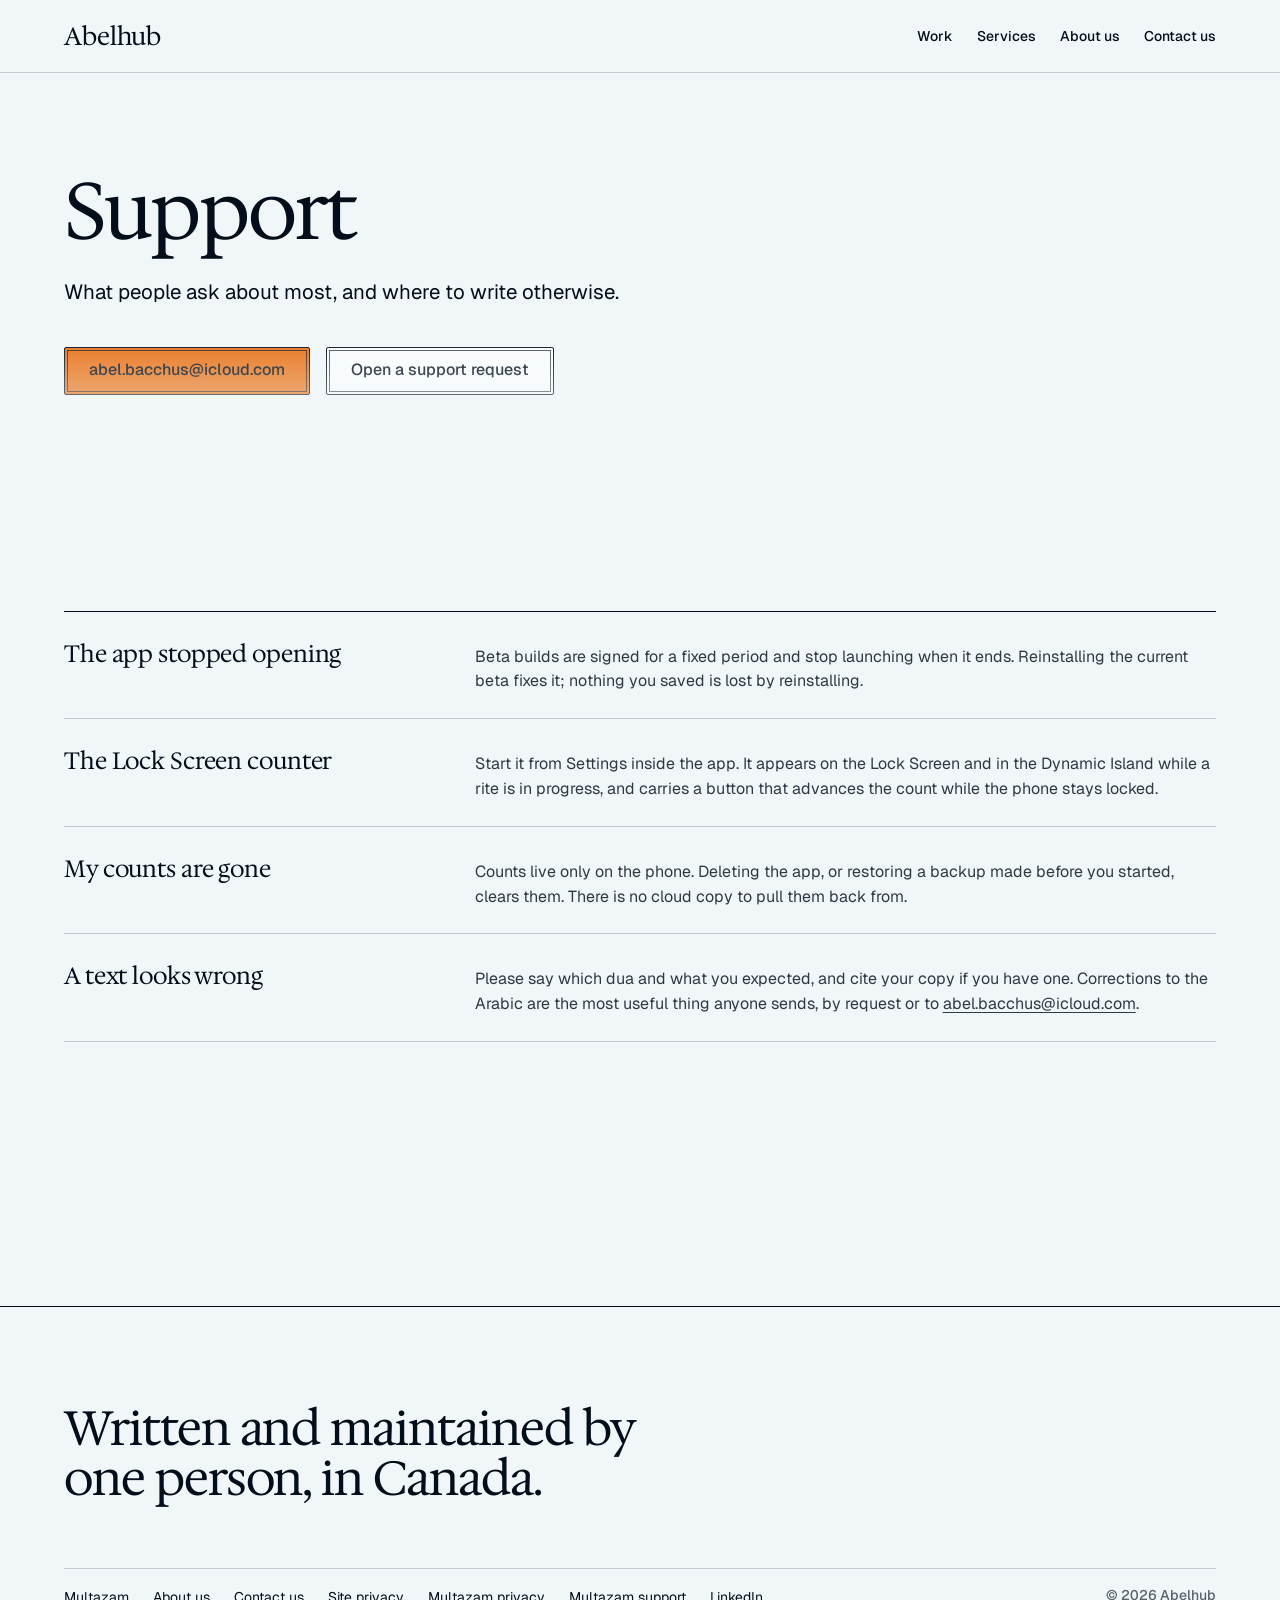
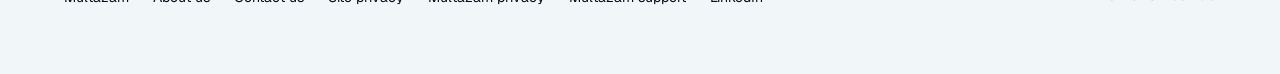
<file: legal/multazam-support.html>
<!doctype html>
<html lang="en">
<head>
<meta charset="utf-8">
<meta name="viewport" content="width=device-width, initial-scale=1">
<title>Multazam support</title>
<meta name="description" content="Help with Multazam: the beta, the Lock Screen counter, and lost counts.">
<link rel="preconnect" href="https://fonts.googleapis.com">
<link rel="preconnect" href="https://fonts.gstatic.com" crossorigin>
<link href="https://fonts.googleapis.com/css2?family=Hedvig+Letters+Serif:opsz@12..24&family=Geist:wght@400;500&display=swap" rel="stylesheet">
<link rel="stylesheet" href="../site.css">
</head>
<body>

<header class="nav proof">
  <div class="container">
    <a class="wordmark" href="../">Abelhub</a>
    <nav aria-label="Primary">
      <ul class="nav-links">
        <li><a href="../index.html#work">Work</a></li>
        <li><a href="../index.html#services">Services</a></li>
        <li><a href="../about.html">About us</a></li>
        <li><a href="../contact.html">Contact us</a></li>
      </ul>
    </nav>
  </div>
</header>

<main>
  <section class="hero proof proof--fade">
    <div class="container">
      <h1>Support</h1>
      <p class="lead" style="margin-top: var(--space-lg);">What people ask about most, and where to write otherwise.</p>
      <div class="actions" style="margin-top: var(--space-xl);">
        <a class="btn btn--primary" href="mailto:abel.bacchus@icloud.com">abel.bacchus@icloud.com</a>
        <a class="btn" href="https://abelhub.atlassian.net/servicedesk/customer/portal/1">Open a support request</a>
      </div>
    </div>
  </section>

  <section class="section">
    <div class="container">
      <dl class="set">
        <div class="row">
          <dt>The app stopped opening</dt>
          <dd>Beta builds are signed for a fixed period and stop launching when it ends. Reinstalling the current beta fixes it; nothing you saved is lost by reinstalling.</dd>
        </div>
        <div class="row">
          <dt>The Lock Screen counter</dt>
          <dd>Start it from Settings inside the app. It appears on the Lock Screen and in the Dynamic Island while a rite is in progress, and carries a button that advances the count while the phone stays locked.</dd>
        </div>
        <div class="row">
          <dt>My counts are gone</dt>
          <dd>Counts live only on the phone. Deleting the app, or restoring a backup made before you started, clears them. There is no cloud copy to pull them back from.</dd>
        </div>
        <div class="row">
          <dt>A text looks wrong</dt>
          <dd>Please say which dua and what you expected, and cite your copy if you have one. Corrections to the Arabic are the most useful thing anyone sends, by request or to <a href="mailto:abel.bacchus@icloud.com">abel.bacchus@icloud.com</a>.</dd>
        </div>
      </dl>
    </div>
  </section>

</main>

<footer class="footer proof">
  <div class="container">
    <p class="sign">Written and maintained by one person, in Canada.</p>
    <div class="footer-foot">
      <ul class="footer-links">
        <li><a href="../apps/multazam.html">Multazam</a></li>
        <li><a href="../about.html">About us</a></li>
        <li><a href="../contact.html">Contact us</a></li>
        <li><a href="../legal/privacy.html">Site privacy</a></li>
        <li><a href="../legal/multazam-privacy.html">Multazam privacy</a></li>
        <li><a href="../legal/multazam-support.html">Multazam support</a></li>
        <li><a href="https://www.linkedin.com/in/abel-bacchus">LinkedIn</a></li>
      </ul>
      <p class="label">© 2026 Abelhub</p>
    </div>
  </div>
</footer>
</body>
</html>
</file>
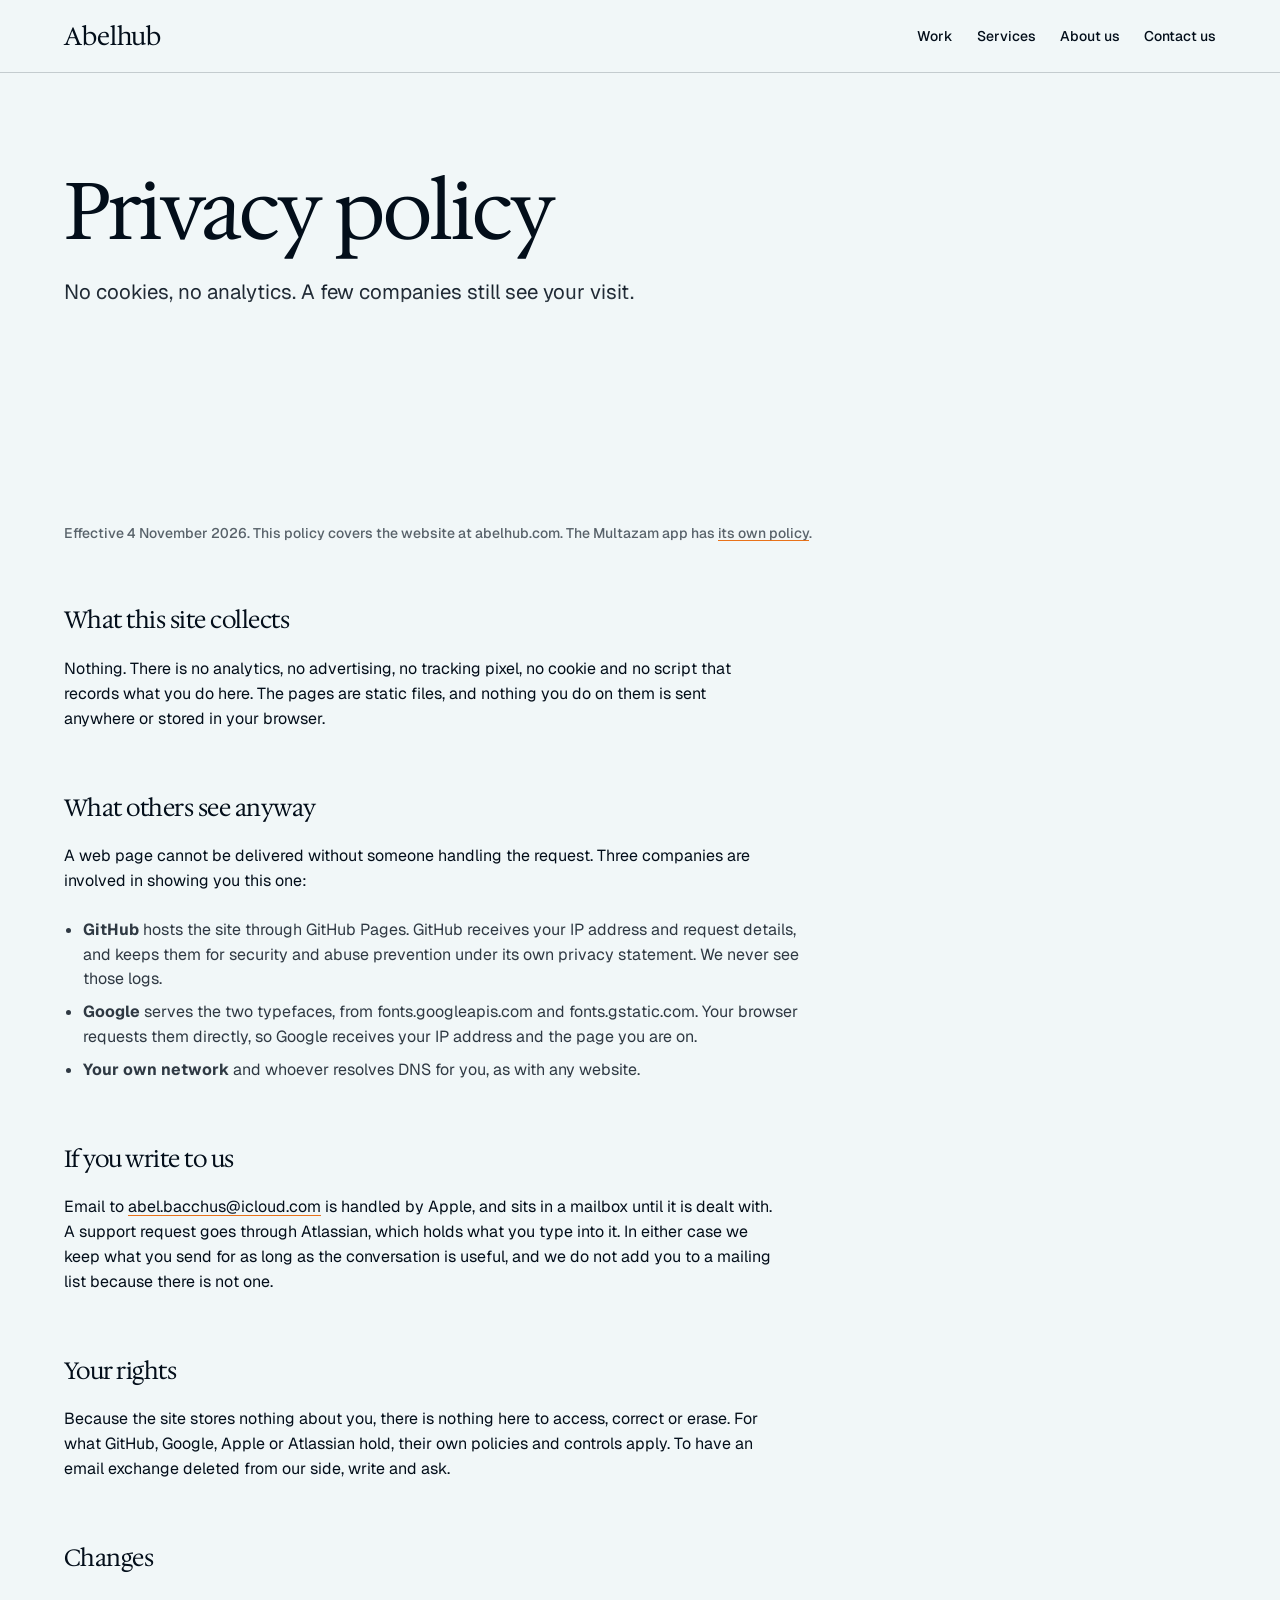
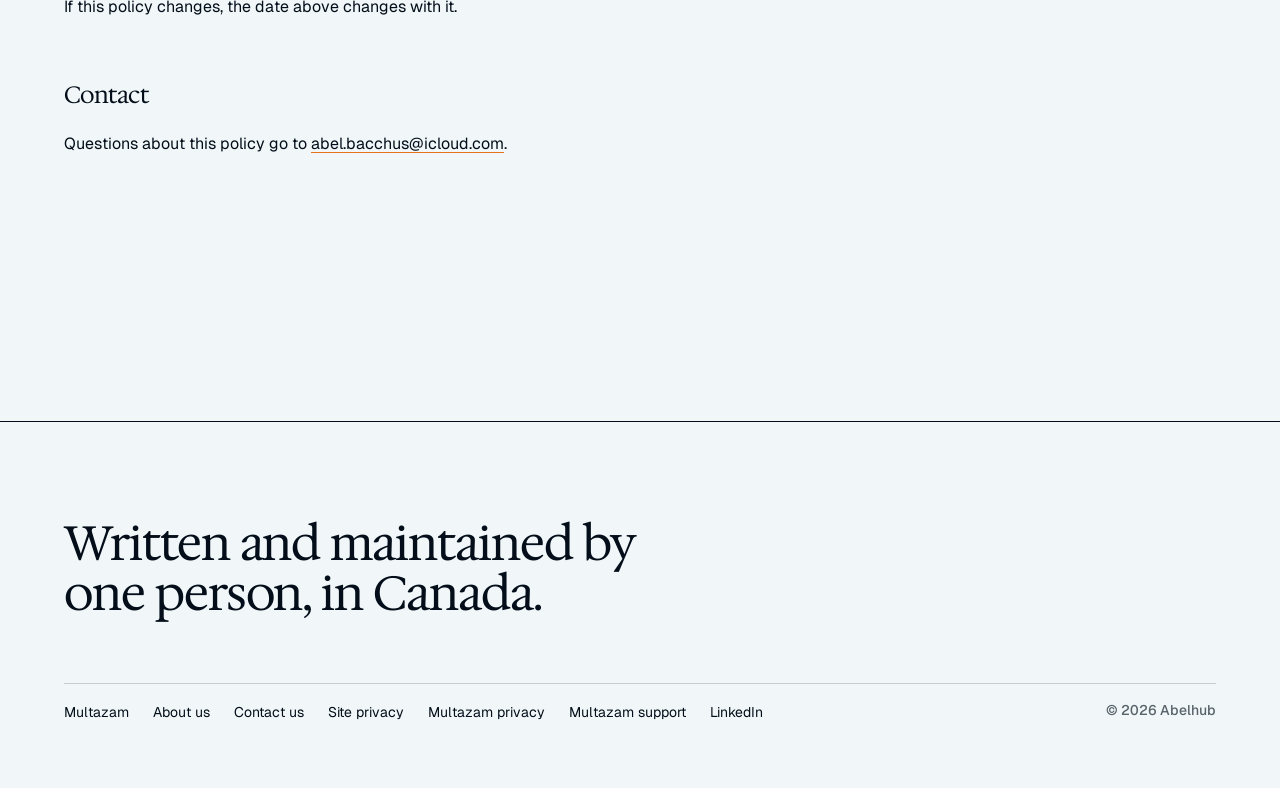
<file: legal/privacy.html>
<!doctype html>
<html lang="en">
<head>
<meta charset="utf-8">
<meta name="viewport" content="width=device-width, initial-scale=1">
<title>Privacy policy for abelhub.com</title>
<meta name="description" content="What this website collects, which is nothing, and the third parties that see your request.">
<link rel="preconnect" href="https://fonts.googleapis.com">
<link rel="preconnect" href="https://fonts.gstatic.com" crossorigin>
<link href="https://fonts.googleapis.com/css2?family=Hedvig+Letters+Serif:opsz@12..24&family=Geist:wght@400;500&display=swap" rel="stylesheet">
<link rel="stylesheet" href="../site.css">
</head>
<body>

<header class="nav proof">
  <div class="container">
    <a class="wordmark" href="../">Abelhub</a>
    <nav aria-label="Primary">
      <ul class="nav-links">
        <li><a href="../index.html#work">Work</a></li>
        <li><a href="../index.html#services">Services</a></li>
        <li><a href="../about.html">About us</a></li>
        <li><a href="../contact.html">Contact us</a></li>
      </ul>
    </nav>
  </div>
</header>

<main>
  <section class="hero proof proof--fade">
    <div class="container">
      <h1>Privacy policy</h1>
      <p class="lead" style="margin-top: var(--space-lg);">No cookies, no analytics. A few companies still see your visit.</p>
      
    </div>
  </section>

  <section class="section">
    <div class="container">
      <div class="prose">
        <p class="label">Effective 4 November 2026. This policy covers the website at abelhub.com. The Multazam app has <a href="multazam-privacy.html">its own policy</a>.</p>

        <h2>What this site collects</h2>
        <p>Nothing. There is no analytics, no advertising, no tracking pixel, no cookie and no script that records what you do here. The pages are static files, and nothing you do on them is sent anywhere or stored in your browser.</p>

        <h2>What others see anyway</h2>
        <p>A web page cannot be delivered without someone handling the request. Three companies are involved in showing you this one:</p>
        <ul>
          <li><strong>GitHub</strong> hosts the site through GitHub Pages. GitHub receives your IP address and request details, and keeps them for security and abuse prevention under its own privacy statement. We never see those logs.</li>
          <li><strong>Google</strong> serves the two typefaces, from fonts.googleapis.com and fonts.gstatic.com. Your browser requests them directly, so Google receives your IP address and the page you are on.</li>
          <li><strong>Your own network</strong> and whoever resolves DNS for you, as with any website.</li>
        </ul>

        <h2>If you write to us</h2>
        <p>Email to <a href="mailto:abel.bacchus@icloud.com">abel.bacchus@icloud.com</a> is handled by Apple, and sits in a mailbox until it is dealt with. A support request goes through Atlassian, which holds what you type into it. In either case we keep what you send for as long as the conversation is useful, and we do not add you to a mailing list because there is not one.</p>

        <h2>Your rights</h2>
        <p>Because the site stores nothing about you, there is nothing here to access, correct or erase. For what GitHub, Google, Apple or Atlassian hold, their own policies and controls apply. To have an email exchange deleted from our side, write and ask.</p>

        <h2>Changes</h2>
        <p>If this policy changes, the date above changes with it.</p>

        <h2>Contact</h2>
        <p>Questions about this policy go to <a href="mailto:abel.bacchus@icloud.com">abel.bacchus@icloud.com</a>.</p>
      </div>
    </div>
  </section>

</main>

<footer class="footer proof">
  <div class="container">
    <p class="sign">Written and maintained by one person, in Canada.</p>
    <div class="footer-foot">
      <ul class="footer-links">
        <li><a href="../apps/multazam.html">Multazam</a></li>
        <li><a href="../about.html">About us</a></li>
        <li><a href="../contact.html">Contact us</a></li>
        <li><a href="../legal/privacy.html">Site privacy</a></li>
        <li><a href="../legal/multazam-privacy.html">Multazam privacy</a></li>
        <li><a href="../legal/multazam-support.html">Multazam support</a></li>
        <li><a href="https://www.linkedin.com/in/abel-bacchus">LinkedIn</a></li>
      </ul>
      <p class="label">© 2026 Abelhub</p>
    </div>
  </div>
</footer>
</body>
</html>
</file>
<file: site.css>
/* Hallmark · shape: Index-First · genre: editorial · theme: Studio (kept, deal 1/3, seed small-static-abelhub-com-6acc) · job: hire · draw: 071b90 · redesign: full
 * hero: Poster · nav: masthead · footer: mast · imagery: the product · signature: the wordmark under construction, measured at its real rendered width
 * axes: light/roman-serif/warm · posture: restrained · contrast: pass · fold: pass · v2.0.0 */
/* Hallmark · redesign: polish (device sweep, 320 to 1920) · touch targets 44px on coarse pointers, hover gated behind (hover: hover), nav and footer labels never break mid-word, screenshots served at 440/880/1206w */
/* Hallmark · pre-emit critique: P4 H4 E3 S4 R4 V4 · weakest: E, the only work shown is my own app, because there is no client work to show yet */
/* Hallmark · swapped the draw: Stat-Led needs figures nobody has, so the work is an index that opens; search-led nav has nothing to search on six pages, so masthead */
@import url("./tokens.css");
@import url("./base.css");

:root { --mask-opaque: oklch(0% 0.006 215); }

/* ---- proof ground, crop marks ---- */
.proof {
  background-image: var(--grain), radial-gradient(circle at 1px 1px, var(--color-dot) 1px, transparent 1.4px);
  background-size: 160px 160px, 24px 24px;
}
.proof--fade { -webkit-mask-image: linear-gradient(to bottom, var(--mask-opaque) 62%, transparent); mask-image: linear-gradient(to bottom, var(--mask-opaque) 62%, transparent); }

.crop { position: relative; --l: 8px; --o: 12px; }
.crop::before {
  content: ""; position: absolute; inset: calc(-1 * var(--o)); pointer-events: none;
  background:
    linear-gradient(var(--color-mark), var(--color-mark)) 0 var(--o) / var(--l) 1px no-repeat,
    linear-gradient(var(--color-mark), var(--color-mark)) var(--o) 0 / 1px var(--l) no-repeat,
    linear-gradient(var(--color-mark), var(--color-mark)) 100% var(--o) / var(--l) 1px no-repeat,
    linear-gradient(var(--color-mark), var(--color-mark)) calc(100% - var(--o)) 0 / 1px var(--l) no-repeat,
    linear-gradient(var(--color-mark), var(--color-mark)) 0 calc(100% - var(--o)) / var(--l) 1px no-repeat,
    linear-gradient(var(--color-mark), var(--color-mark)) var(--o) 100% / 1px var(--l) no-repeat,
    linear-gradient(var(--color-mark), var(--color-mark)) 100% calc(100% - var(--o)) / var(--l) 1px no-repeat,
    linear-gradient(var(--color-mark), var(--color-mark)) calc(100% - var(--o)) 100% / 1px var(--l) no-repeat;
}
.crop--wide { --l: 14px; --o: 18px; }

/* ---- type helpers ---- */
.label { font-size: var(--text-sm); font-weight: 500; color: var(--color-muted); font-variant-numeric: tabular-nums; }
.measure { max-width: 62ch; color: var(--color-ink-2); }
.display-s { font-family: var(--font-display); font-weight: var(--display-weight); font-size: var(--text-display-s); letter-spacing: var(--tracking-display); line-height: 1.02; }

/* ---- controls ---- */
.btn {
  position: relative; display: inline-flex; align-items: center; justify-content: center;
  min-height: 48px; padding-inline: var(--space-lg);
  border: var(--rule-hair) solid var(--color-ink); border-radius: 2px;
  background: var(--color-paper-hi); color: var(--color-ink);
  font-weight: 500; text-decoration: none; cursor: pointer;
  transition: background-color var(--dur-short) var(--ease-out), color var(--dur-short) var(--ease-out), transform var(--dur-short) var(--ease-out);
}
.btn::after { content: ""; position: absolute; inset: 2px; border: var(--rule-hair) solid var(--color-mark); pointer-events: none; }
@media (hover: hover) { .btn:hover { background: var(--color-paper-2); } }
.btn:active { transform: translateY(1px); }
.btn--primary { background: var(--color-accent); color: var(--color-accent-ink); border-color: var(--color-accent-ink); }
@media (hover: hover) { .btn--primary:hover { background: color-mix(in oklab, var(--color-accent) 88%, var(--color-ink)); } }
.btn[aria-disabled="true"] { opacity: 0.55; pointer-events: none; }
.actions { display: flex; flex-wrap: wrap; gap: var(--space-md); }

/* ---- nav: edge-aligned ---- */
.nav { border-bottom: var(--rule-hair) solid var(--color-rule); }
.nav .container { display: flex; align-items: center; justify-content: space-between; gap: var(--space-lg); min-height: 72px; }
.wordmark { font-family: var(--font-display); font-weight: var(--display-weight); font-size: 25px; letter-spacing: -0.005em; text-decoration: none; }
.nav-links { display: flex; flex-wrap: wrap; align-items: center; gap: var(--space-xs) var(--space-lg); list-style: none; margin: 0; padding: 0; }
.nav-links a { font-size: var(--text-sm); font-weight: 500; text-decoration: none; white-space: nowrap; }
@media (hover: hover) { .nav-links a:hover { text-decoration: underline; text-decoration-color: var(--color-accent); } }

/* ---- hero: Banner ---- */
.hero { padding-block: var(--space-3xl) var(--space-3xl); }
.hero-grid { display: grid; grid-template-columns: minmax(0, 7fr) minmax(0, 5fr); gap: var(--space-3xl); align-items: end; }
.hero h1 { font-size: var(--text-display); max-width: 14ch; }
.hero .lead { margin-top: var(--space-lg); }
.hero .actions { margin-top: var(--space-xl); }
.hero-meta { display: grid; gap: var(--space-sm); align-content: end; border-top: var(--rule-hair) solid var(--color-ink); padding-top: var(--space-md); }
.hero-meta div { display: flex; justify-content: space-between; gap: var(--space-md); }
.guide { height: var(--rule-hair); background: var(--color-accent); border: 0; margin: 0; }

/* ---- sections ---- */
.section { padding-block: var(--section-gap-s); }
.section--l { padding-block: var(--section-gap); }
.band { background: var(--color-paper-2); }
.head { display: grid; gap: var(--space-md); margin-bottom: var(--space-2xl); }
.head--split { grid-template-columns: 5fr 5fr; gap: var(--space-2xl); align-items: baseline; }
.head--split .lead { justify-self: end; }

/* ---- screens: the signature ---- */
.screens { display: grid; grid-template-columns: repeat(3, minmax(0, 1fr)); gap: var(--gap-columns); }
.screen { display: grid; gap: var(--space-md); }
.screen figure { margin: 0; }
.shot { background: var(--color-paper-hi); box-shadow: var(--shadow-sheet); border-radius: var(--radius-card); overflow: hidden; }
.shot img { width: 100%; }
.screen figcaption { display: grid; gap: var(--space-2xs); }
.screen h3 { font-size: var(--text-title); }
.screen p { font-size: var(--text-sm); color: var(--color-ink-2); }
.rule-read { display: flex; align-items: center; gap: var(--space-sm); }
.rule-read .guide { flex: 1; }

/* ---- rows ---- */
.set { border-top: var(--rule-hair) solid var(--color-ink); margin: 0; }
.set > .row { border-bottom: var(--rule-hair) solid var(--color-rule); }
.row { display: grid; grid-template-columns: 4fr 8fr; gap: var(--space-xl); padding-block: var(--space-lg); align-items: baseline; }
.row dt, .row h3 { font-family: var(--font-display); font-weight: var(--display-weight); font-size: var(--text-title); letter-spacing: -0.005em; margin: 0; }
.row dd { margin: 0; color: var(--color-ink-2); }

/* ---- split ---- */
.split { display: grid; grid-template-columns: minmax(0, 5fr) minmax(0, 7fr); gap: var(--gap-columns); align-items: center; }
.split--flip { grid-template-columns: minmax(0, 7fr) minmax(0, 5fr); }
.slot { aspect-ratio: 4 / 3; border-radius: var(--radius-card); display: grid; place-content: center; text-align: center; padding: var(--space-xl); gap: var(--space-xs); }
.slot .label { color: var(--color-muted); }

/* ---- prose pages ---- */
.prose { max-width: 68ch; display: grid; gap: var(--space-lg); }
.prose h2 { font-size: var(--text-title); margin-top: var(--space-xl); }
.prose ul { margin: 0; padding-left: 1.2em; display: grid; gap: var(--space-xs); color: var(--color-ink-2); }
.prose a { text-decoration-color: var(--color-accent); }
.prose .label + h1 { margin-top: var(--space-xs); }

/* ---- footer: letter close ---- */
.footer { border-top: var(--rule-hair) solid var(--color-ink); padding-block: var(--space-3xl) var(--space-2xl); margin-top: var(--section-gap); }
.footer .sign { font-family: var(--font-display); font-weight: var(--display-weight); font-size: var(--text-section); letter-spacing: var(--tracking-display); line-height: 1.05; max-width: 22ch; }
.footer-foot { display: flex; flex-wrap: wrap; justify-content: space-between; gap: var(--space-lg); margin-top: var(--space-2xl); padding-top: var(--space-md); border-top: var(--rule-hair) solid var(--color-rule); }
.footer-links { display: flex; flex-wrap: wrap; gap: var(--space-lg); list-style: none; margin: 0; padding: 0; }
.footer-links a { font-size: var(--text-sm); text-decoration: none; white-space: nowrap; }
@media (hover: hover) { .footer-links a:hover { text-decoration: underline; text-decoration-color: var(--color-accent); } }

/* ---- responsive ---- */
@media (max-width: 60rem) {
  .shot { max-width: 340px; margin-inline: auto; }
  .hero-grid, .split, .split--flip, .head--split { grid-template-columns: minmax(0, 1fr); gap: var(--space-xl); }
  .head--split .lead { justify-self: start; }
  .screens { grid-template-columns: repeat(2, minmax(0, 1fr)); gap: var(--gap-columns); }
  .row { grid-template-columns: minmax(0, 1fr); gap: var(--space-xs); }
  .hero h1 { font-size: var(--text-display-s); }
}
@media (max-width: 40rem) {
  .screens { grid-template-columns: minmax(0, 1fr); }
  .nav .container { flex-wrap: wrap; padding-block: var(--space-sm); }
}

/* ---- touch ---- */
@media (pointer: coarse) {
  .nav-links a, .footer-links a { display: inline-flex; align-items: center; min-height: 44px; }
  .nav-links { gap: 0 var(--space-lg); }
  .footer-links { gap: 0 var(--space-lg); }
  .index-row a, .prose a { text-underline-offset: 4px; }
}

/* ---- poster hero: the wordmark under construction ---- */
.poster { min-height: 92dvh; display: grid; align-content: center; padding-block: var(--space-3xl); }
.poster .container { display: grid; gap: var(--space-2xl); }
.construct { position: relative; justify-self: start; max-width: 100%; }
.construct-word {
  font-family: var(--font-display); font-weight: var(--display-weight);
  font-size: clamp(56px, 13vw, 184px); line-height: 1; letter-spacing: var(--tracking-display);
  display: block; overflow-wrap: break-word; min-width: 0;
}
.construct .edge { position: absolute; top: -14px; bottom: -14px; width: var(--rule-hair); background: var(--color-accent); }
.construct .edge--l { left: 0; } .construct .edge--r { right: 0; }
.readout { display: flex; flex-wrap: wrap; gap: var(--space-lg); align-items: center; }
.readout .guide { flex: 1 1 80px; min-width: 40px; }
.poster-say { display: grid; grid-template-columns: minmax(0, 7fr) minmax(0, 5fr); gap: var(--gap-columns); align-items: end; }
.poster-say .actions { justify-content: start; }

/* ---- masthead nav ---- */
.nav--mast .container { flex-direction: column; align-items: stretch; gap: var(--space-sm); padding-block: var(--space-md); min-height: 0; }
.nav--mast .nav-links { justify-content: flex-start; }

/* ---- index of work ---- */
.index-row { display: grid; grid-template-columns: minmax(0, 4fr) minmax(0, 5fr) minmax(0, 3fr); gap: var(--gap-columns); padding-block: var(--space-xl); align-items: baseline; }
.index-row h3 { font-size: var(--text-section); line-height: 1.05; }
.index-row .label { align-self: baseline; }
.index-row p { color: var(--color-ink-2); }

/* ---- services ---- */
.service dt { display: flex; gap: var(--space-md); align-items: baseline; }
.service .n { font-size: var(--text-sm); color: var(--color-muted); font-variant-numeric: tabular-nums; }

/* ---- mast footer ---- */
.footer--mast .sign { font-size: clamp(48px, 9vw, 120px); max-width: none; }

@media (max-width: 60rem) {
  .poster-say { grid-template-columns: minmax(0, 1fr); gap: var(--space-lg); }
  .index-row { grid-template-columns: minmax(0, 1fr); gap: var(--space-xs); }
  .poster { min-height: 0; }
}
</file>
